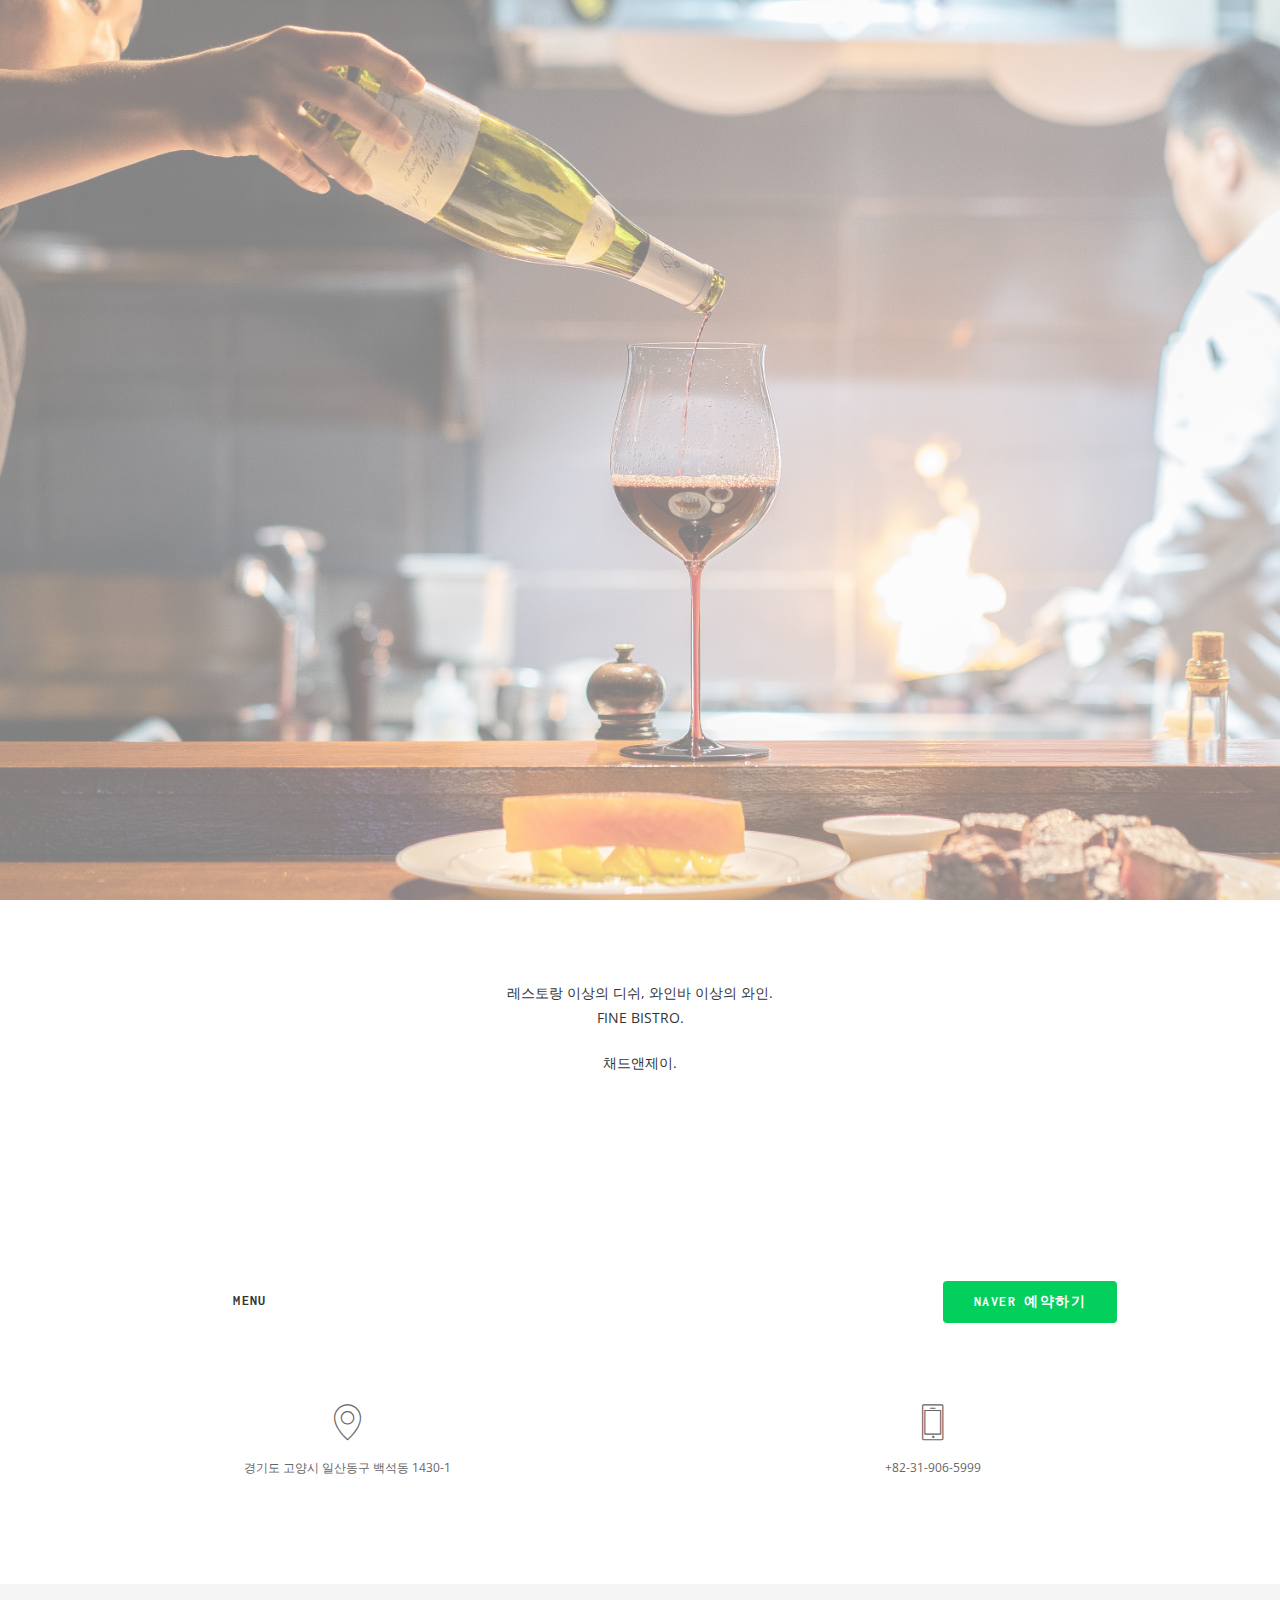
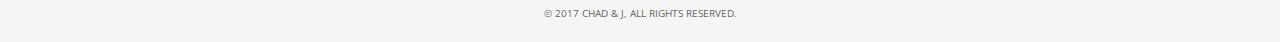
<file: index.html>
<!DOCTYPE html>
<html lang="en">
<head>
	<meta charset="UTF-8">
	<meta name="viewport" content="width=device-width, initial-scale=1.0">
	<meta name="description" content="Chad & J Craft Kitchen">
	<meta name="author" content="Ezra Chae">

	<title>CHAD & J</title>

	<!-- Bootstrap core CSS -->
	<link href="assets/bootstrap/css/bootstrap.min.css" rel="stylesheet">

	<!-- Plugins -->
	<link href="assets/css/simpletextrotator.css" rel="stylesheet">
	<link href="assets/css/font-awesome.min.css" rel="stylesheet">
	<link href="assets/css/et-line-font.css" rel="stylesheet">
	<link href="assets/css/magnific-popup.css" rel="styleshee">
	<link href="assets/css/flexslider.css" rel="stylesheet">
	<link href="assets/css/animate.css" rel="stylesheet">

	<!-- Template core CSS -->
	<link href="assets/css/style.css" rel="stylesheet">

	<!-- Custom css -->
	<link href="assets/css/custom.css" rel="stylesheet">

	<!-- favicon https://realfavicongenerator.net -->
	<link rel="apple-touch-icon" sizes="180x180" href="/apple-touch-icon.png">
	<link rel="icon" type="image/png" sizes="32x32" href="/favicon-32x32.png">
	<link rel="icon" type="image/png" sizes="16x16" href="/favicon-16x16.png">
	<link rel="manifest" href="/site.webmanifest">
	<link rel="mask-icon" href="/safari-pinned-tab.svg" color="#5bbad5">
	<meta name="msapplication-TileColor" content="#2b5797">
	<meta name="theme-color" content="#ffffff">
	
	<!-- Facebook Pixel Code -->
	<script>
		!function(f,b,e,v,n,t,s)
		{if(f.fbq)return;n=f.fbq=function(){n.callMethod?
		n.callMethod.apply(n,arguments):n.queue.push(arguments)};
		if(!f._fbq)f._fbq=n;n.push=n;n.loaded=!0;n.version='2.0';
		n.queue=[];t=b.createElement(e);t.async=!0;
		t.src=v;s=b.getElementsByTagName(e)[0];
		s.parentNode.insertBefore(t,s)}(window, document,'script',
		'https://connect.facebook.net/en_US/fbevents.js');
		fbq('init', '376227202935486');
		fbq('track', 'PageView');
	</script>
	<noscript><img height="1" width="1" style="display:none" src="https://www.facebook.com/tr?id=376227202935486&ev=PageView&noscript=1"/></noscript>
	<!-- End Facebook Pixel Code -->
</head>
<body>

	<!-- PRELOADER -->
	<div class="page-loader">
		<div class="loader">Loading...</div>
	</div>
	<!-- /PRELOADER -->

	<!-- NAVIGATION -->
	<nav class="navbar navbar-custom navbar-transparent navbar-fixed-top" role="navigation">

		<div class="container">

			<div class="navbar-header">
				<!-- 
				<button type="button" class="navbar-toggle" data-toggle="collapse" data-target="#custom-collapse">
					<span class="sr-only">Toggle navigation</span>
					<span class="icon-bar"></span>
					<span class="icon-bar"></span>
					<span class="icon-bar"></span>
				</button>
				-->

				<!-- 
				<a class="navbar-brand" href="index.html">
					<img class="nav-img" src="assets/images/logo/nav_logo.png">
				</a>
				-->
			</div>

			<!-- 
			<div class="collapse navbar-collapse" id="custom-collapse">

				<ul class="nav navbar-nav navbar-right">

					<li><a href="index.html">Home</a></li>

					<li><a href="about.html">About</a></li>

					<li><a href="menu.html">Menu</a></li>

					<li><a href="gallery.html">Gallery</a></li>

					<li><a href="reservation.html">Reservation</a></li>

					<li><a href="event.html">Event</a></li>

				</ul>
			</div>
			-->

		</div>

	</nav>
	<!-- /NAVIGATION -->

	<!-- HOME -->
	<section id="home" class="module-hero module-parallax module-fade module-full-height">

		<div class="hero-slider">
			<ul class="slides">

				<!-- SLIDE -->
				<li class="bg-dark">

					<div class="slidebg slide-1"></div>

					<!--
					<div class="hs-caption container">
						<div class="caption-content">
							<img src="assets/images/logo/home_logo.png">
						</div>
					</div>
					-->

				</li>
				<!-- /SLIDE -->

			</ul>
		</div>

	</section >
	<!-- /HOME -->

	<!-- WRAPPER -->
	<div class="wrapper">

		<!-- ABOUT -->
		<section class="module-small">

			<div class="container">

				<!-- MODULE TITLE -->
				<div class="row">

					<div class="menu-module">

						<p class="about-text">
							레스토랑 이상의 디쉬, 와인바 이상의 와인.</br>
							FINE BISTRO.
						</p>

						<p class="about-text">
							채드앤제이.
						</p>

					</div>

				</div>
				<!-- /MODULE TITLE -->

			</div>

		</section>
		<!-- /ABOUT -->

		<!-- CONTENTS -->
		<section class="module-small" style="padding-bottom:10px">

			<div class="container">

				<div class="row">

					<!-- CONTENT BOX -->
					<div class="col-sm-4">
						<div class="content-box">
							<div class="menu-module">
								<a class="btn menu-btn2" href="assets/images/menu/menu-all.jpg" target="_blank">Menu</a>
							</div>
						</div>
					</div>
					<!-- /CONTENT BOX -->

					<!-- CONTENT BOX -->
					<div class="col-sm-4">
						<div class="content-box">
							<div class="menu-module">
								<a class="fa fa-instagram" style="padding:0px;font-size:48px;text-align:center;text-decoration:none;margin:0px 0px;" href="https://www.instagram.com/chad_and_j" target="_blank"></a>
							</div>
						</div>
					</div>
					<!-- /CONTENT BOX -->

					<!-- CONTENT BOX -->
					<div class="col-sm-4">
						<div class="content-box">
							<div class="menu-module">
								<a class="btn reser-btn" href="https://booking.naver.com/booking/6/bizes/300364" target="_blank">NAVER 예약하기</a>
							</div>
						</div>
					</div>
					<!-- /CONTENT BOX -->

				</div>

			</div>

		</section>
		<!-- /CONTACT -->

		<!-- CONTACT -->
		<section class="module-small" style="padding-top:10px">

			<div class="container">

				<div class="row">

					<!-- CONTENT BOX -->
					<div class="col-sm-6">
						<div class="content-box">
							<div class="content-box-icon">
								<span class="icon-map-pin"></span>
							</div>
							<div class="footer-text">
								경기도 고양시 일산동구 백석동 1430-1
							</div>
						</div>
					</div>
					<!-- /CONTENT BOX -->

					<!-- CONTENT BOX -->
					<div class="col-sm-6">
						<div class="content-box">
							<div class="content-box-icon">
								<span class="icon-phone"></span>
							</div>
							<div class="footer-text">
								+82-31-906-5999
							</div>
						</div>
					</div>
					<!-- /CONTENT BOX -->

				</div>

			</div>

		</section>
		<!-- /CONTACT -->

		<!-- FOOTER -->
		<footer class="footer">

			<div class="container">

				<div class="row">

					<div class="col-sm-12 text-center">
						<p class="copyright m-b-0">© 2017 Chad & J, All Rights Reserved.</p>
					</div>

				</div>

			</div>

		</footer>
		<!-- /FOOTER -->

	</div>
	<!-- /WRAPPER -->

	<!-- Scroll-up -->
	<div class="scroll-up">
		<a href="#totop"><i class="fa fa-angle-double-up"></i></a>
	</div>

	<!-- Javascript files -->
	<script src="assets/js/jquery-2.1.3.min.js"></script>
	<script src="assets/bootstrap/js/bootstrap.min.js"></script>
	<script src="assets/js/jquery.mb.YTPlayer.min.js"></script>
	<script src="assets/js/appear.js"></script>
	<script src="assets/js/jquery.simple-text-rotator.min.js"></script>
	<script src="assets/js/jqBootstrapValidation.js"></script>
	<script src="assets/js/isotope.pkgd.min.js"></script>
	<script src="assets/js/imagesloaded.pkgd.js"></script>
	<script src="assets/js/jquery.flexslider-min.js"></script>
	<script src="assets/js/jquery.magnific-popup.min.js"></script>
	<script src="assets/js/jquery.fitvids.js"></script>
	<script src="assets/js/wow.min.js"></script>
	<script src="assets/js/contact.js"></script>
	<script src="assets/js/custom.js"></script>

</body>
</html>
</file>
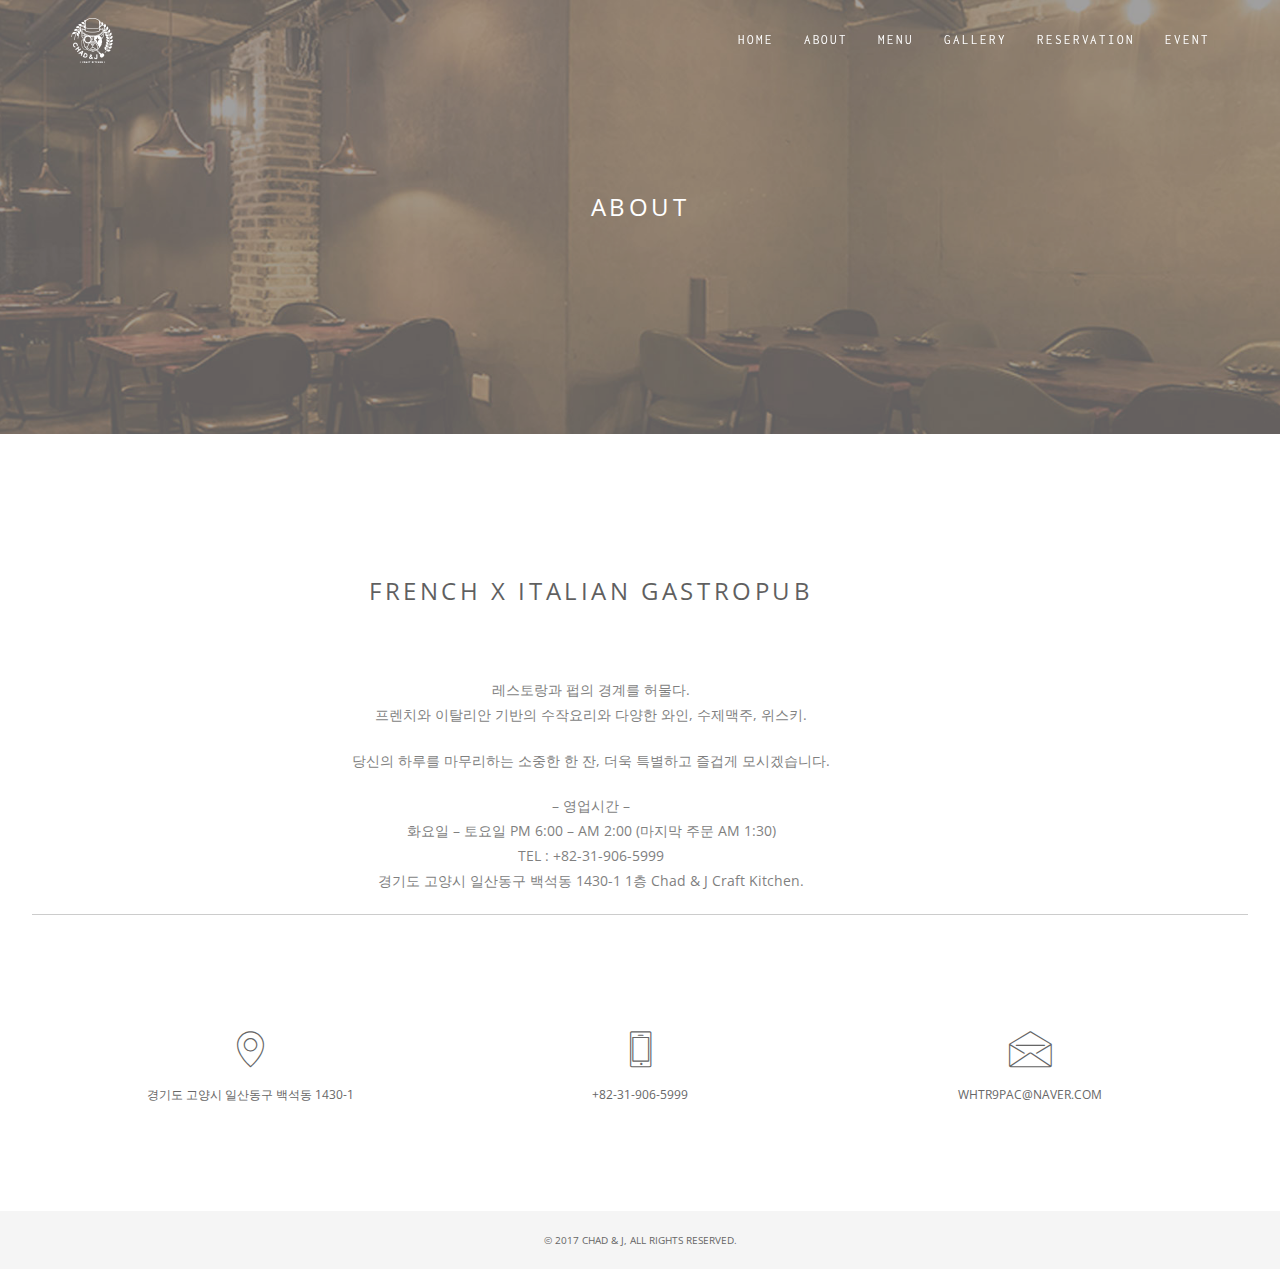
<file: about.html>
<!DOCTYPE html>
<html lang="en">
<head>
	<meta charset="UTF-8">
	<meta name="viewport" content="width=device-width, initial-scale=1.0">
	<meta name="description" content="">
	<meta name="author" content="">
	
	<title>CHAD & J - About</title>
	
	<!-- Bootstrap core CSS -->
	<link href="assets/bootstrap/css/bootstrap.min.css" rel="stylesheet">
	
	<!-- Plugins -->
	<link href="assets/css/simpletextrotator.css" rel="stylesheet">
	<link href="assets/css/font-awesome.min.css" rel="stylesheet">
	<link href="assets/css/et-line-font.css" rel="stylesheet">
	<link href="assets/css/magnific-popup.css" rel="stylesheet">
	<link href="assets/css/flexslider.css" rel="stylesheet">
	<link href="assets/css/animate.css" rel="stylesheet">
	
	<!-- Template core CSS -->
	<link href="assets/css/style.css" rel="stylesheet">
	
	<!-- Custom css -->
	<link href="assets/css/custom.css" rel="stylesheet">
</head>
<body>

	<!-- PRELOADER -->
	<div class="page-loader">
		<div class="loader">Loading...</div>
	</div>
	<!-- /PRELOADER -->

	<!-- NAVIGATION -->
	<nav class="navbar navbar-custom navbar-transparent navbar-fixed-top" role="navigation">

		<div class="container">

			<div class="navbar-header">
				<button type="button" class="navbar-toggle" data-toggle="collapse" data-target="#custom-collapse">
					<span class="sr-only">Toggle navigation</span>
					<span class="icon-bar"></span>
					<span class="icon-bar"></span>
					<span class="icon-bar"></span>
				</button>
				<a class="navbar-brand" href="index.html">
					<img class="nav-img" src="assets/images/logo/nav_logo.png">
				</a>
			</div>

			<div class="collapse navbar-collapse" id="custom-collapse">

				<ul class="nav navbar-nav navbar-right">

					<li><a href="index.html">Home</a></li>

					<li><a href="about.html">About</a></li>

					<li><a href="menu.html">Menu</a></li>

					<li><a href="gallery.html">Gallery</a></li>

					<li><a href="reservation.html">Reservation</a></li>

					<li><a href="event.html">Event</a></li>

				</ul>
			</div>

		</div>

	</nav>
	<!-- /NAVIGATION -->

	<!-- WRAPPER -->
	<div class="wrapper">

		<!-- HOME -->
		<section class="module module-header bg-dark about-top">

			<div class="container">

				<!-- MODULE TITLE -->
				<div class="row">

					<div class="col-sm-6 col-sm-offset-3">

						<h1 class="module-title align-center">About</h1>

					</div>

				</div>
				<!-- /MODULE TITLE -->

			</div>

		</section >
		<!-- /HOME -->

		<!-- SERVICES -->
		<section class="module pb-0">

			<div class="container">

				<!-- MODULE TITLE -->
				<div class="row">

					<div class="col-sm-9 col-sm-offset-1">

						<h2 class="module-title align-center">FRENCH x ITALIAN GASTROPUB</h2>

						<p class="about-text">
							레스토랑과 펍의 경계를 허물다.</br>
							프렌치와 이탈리안 기반의 수작요리와 다양한 와인, 수제맥주, 위스키.
						</p>

						<p class="about-text">
							당신의 하루를 마무리하는 소중한 한 잔, 더욱 특별하고 즐겁게 모시겠습니다.
						</p>

						<p class="about-text">
							– 영업시간 –</br>
							화요일 – 토요일 PM 6:00 – AM 2:00 (마지막 주문 AM 1:30)</br>
							TEL : +82-31-906-5999</br>
							경기도 고양시 일산동구 백석동 1430-1 1층 Chad & J Craft Kitchen.
						</p>

					</div>

				</div>
				<!-- /MODULE TITLE -->

			</div>

		</section>
		<!-- /SERVICES -->

		<!-- DIVIDER -->
		<hr class="divider-w">
		<!-- /DIVIDER -->

		<!-- CONTACT -->
		<section class="module-small">

			<div class="container">

				<div class="row">

					<!-- CONTENT BOX -->
					<div class="col-sm-4">
						<div class="content-box">
							<div class="content-box-icon">
								<span class="icon-map-pin"></span>
							</div>
							<div class="footer-text">
								경기도 고양시 일산동구 백석동 1430-1
							</div>
						</div>
					</div>
					<!-- /CONTENT BOX -->

					<!-- CONTENT BOX -->
					<div class="col-sm-4">
						<div class="content-box">
							<div class="content-box-icon">
								<span class="icon-phone"></span>
							</div>
							<div class="footer-text">
								+82-31-906-5999
							</div>
						</div>
					</div>
					<!-- /CONTENT BOX -->

					<!-- CONTENT BOX -->
					<div class="col-sm-4">
						<div class="content-box">
							<div class="content-box-icon">
								<span class="icon-envelope"></span>
							</div>
							<div class="footer-text">
								whtr9pac@naver.com
							</div>
						</div>
					</div>
					<!-- /CONTENT BOX -->

				</div>

			</div>

		</section>
		<!-- /CONTACT -->

		<!-- FOOTER -->
		<footer class="footer">

			<div class="container">

				<div class="row">

					<div class="col-sm-12 text-center">
						<p class="copyright m-b-0">© 2017 Chad & J, All Rights Reserved.</p>
					</div>

				</div>

			</div>

		</footer>
		<!-- /FOOTER -->

	</div>
	<!-- /WRAPPER -->

	<!-- Scroll-up -->
	<div class="scroll-up">
		<a href="#totop"><i class="fa fa-angle-double-up"></i></a>
	</div>
	
	<!-- Javascript files -->
	<script src="assets/js/jquery-2.1.3.min.js"></script>
	<script src="assets/bootstrap/js/bootstrap.min.js"></script>
	<script src="assets/js/jquery.mb.YTPlayer.min.js"></script>
	<script src="assets/js/appear.js"></script>
	<script src="assets/js/jquery.simple-text-rotator.min.js"></script>
	<script src="assets/js/jqBootstrapValidation.js"></script>
	<script src="assets/js/isotope.pkgd.min.js"></script>
	<script src="assets/js/imagesloaded.pkgd.js"></script>
	<script src="assets/js/jquery.flexslider-min.js"></script>
	<script src="assets/js/jquery.magnific-popup.min.js"></script>
	<script src="assets/js/jquery.fitvids.js"></script>
	<script src="assets/js/wow.min.js"></script>
	<script src="assets/js/contact.js"></script>
	<script src="assets/js/custom.js"></script>

</body>
</html>
</file>
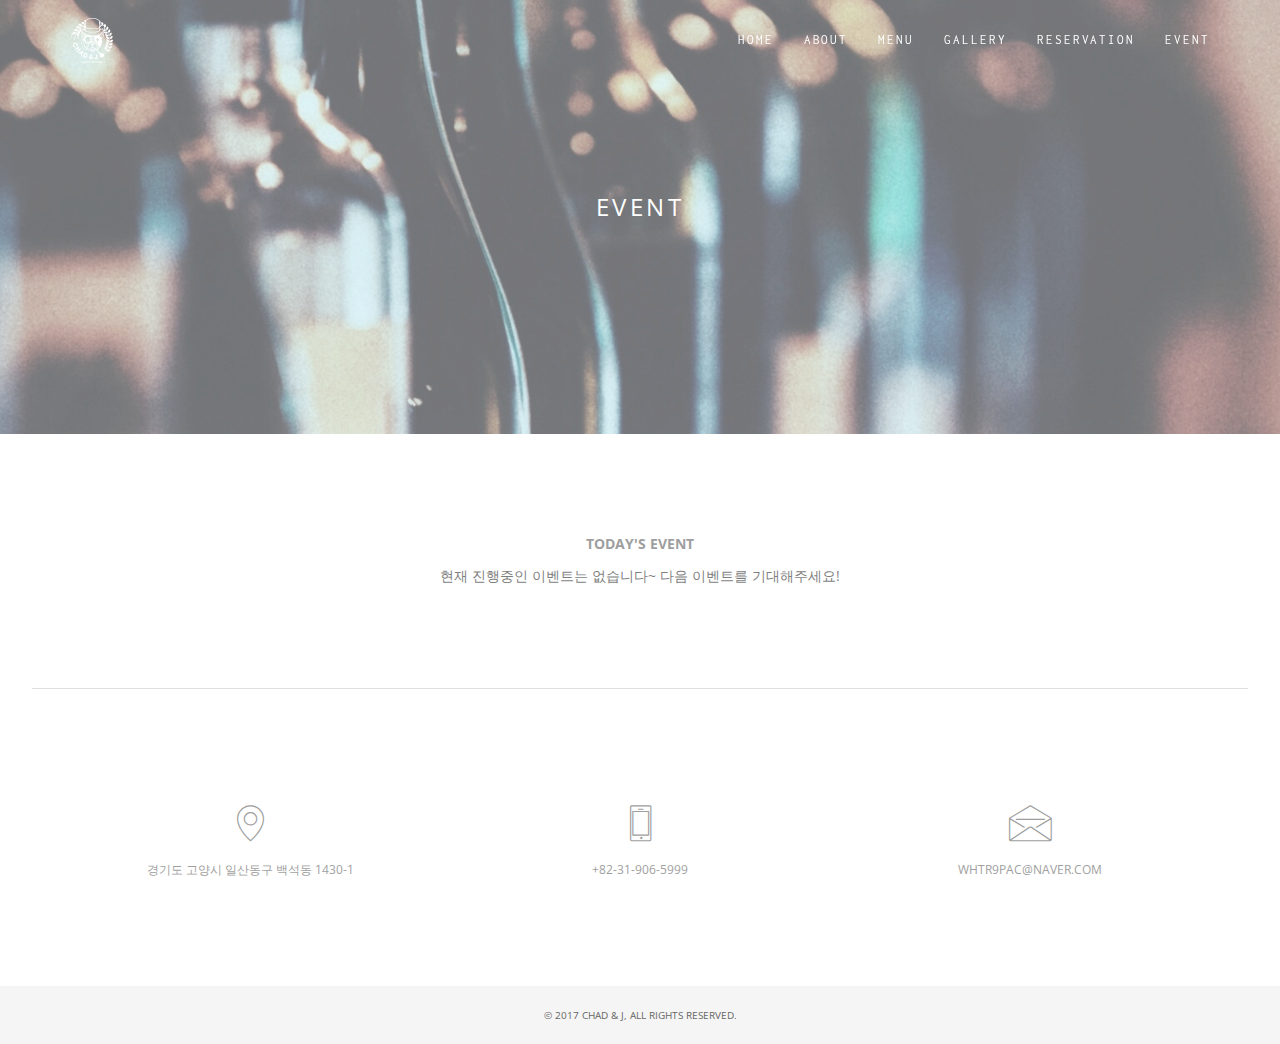
<file: event.html>
<!DOCTYPE html>
<html lang="en">
<head>
	<meta charset="UTF-8">
	<meta name="viewport" content="width=device-width, initial-scale=1.0">
	<meta name="description" content="">
	<meta name="author" content="">
	
	<title>CHAD & J - Event</title>
	
	<!-- Bootstrap core CSS -->
	<link href="assets/bootstrap/css/bootstrap.min.css" rel="stylesheet">
	
	<!-- Plugins -->
	<link href="assets/css/simpletextrotator.css" rel="stylesheet">
	<link href="assets/css/font-awesome.min.css" rel="stylesheet">
	<link href="assets/css/et-line-font.css" rel="stylesheet">
	<link href="assets/css/magnific-popup.css" rel="stylesheet">
	<link href="assets/css/flexslider.css" rel="stylesheet">
	<link href="assets/css/animate.css" rel="stylesheet">
	
	<!-- Template core CSS -->
	<link href="assets/css/style.css" rel="stylesheet">
	
	<!-- Custom css -->
	<link href="assets/css/custom.css" rel="stylesheet">

	<!-- Facebook Pixel Code -->
	<script>
		!function(f,b,e,v,n,t,s)
		{if(f.fbq)return;n=f.fbq=function(){n.callMethod?
		n.callMethod.apply(n,arguments):n.queue.push(arguments)};
		if(!f._fbq)f._fbq=n;n.push=n;n.loaded=!0;n.version='2.0';
		n.queue=[];t=b.createElement(e);t.async=!0;
		t.src=v;s=b.getElementsByTagName(e)[0];
		s.parentNode.insertBefore(t,s)}(window, document,'script',
		'https://connect.facebook.net/en_US/fbevents.js');
		fbq('init', '376227202935486');
		fbq('track', 'PageView');
	</script>
	<noscript><img height="1" width="1" style="display:none" src="https://www.facebook.com/tr?id=376227202935486&ev=PageView&noscript=1"/></noscript>
	<!-- End Facebook Pixel Code -->
</head>
<body>

	<!-- PRELOADER -->
	<div class="page-loader">
		<div class="loader">Loading...</div>
	</div>
	<!-- /PRELOADER -->

	<!-- NAVIGATION -->
	<nav class="navbar navbar-custom navbar-transparent navbar-fixed-top" role="navigation">

		<div class="container">

			<div class="navbar-header">
				<button type="button" class="navbar-toggle" data-toggle="collapse" data-target="#custom-collapse">
					<span class="sr-only">Toggle navigation</span>
					<span class="icon-bar"></span>
					<span class="icon-bar"></span>
					<span class="icon-bar"></span>
				</button>
				<a class="navbar-brand" href="index.html">
					<img class="nav-img" src="assets/images/logo/nav_logo.png">
				</a>
			</div>

			<div class="collapse navbar-collapse" id="custom-collapse">

				<ul class="nav navbar-nav navbar-right">

					<li><a href="index.html">Home</a></li>

					<li><a href="about.html">About</a></li>

					<li><a href="menu.html">Menu</a></li>

					<li><a href="gallery.html">Gallery</a></li>

					<li><a href="reservation.html">Reservation</a></li>

					<li><a href="event.html">Event</a></li>

				</ul>
			</div>

		</div>

	</nav>
	<!-- /NAVIGATION -->

	<!-- WRAPPER -->
	<div class="wrapper">

		<!-- HOME -->
		<section class="module module-header bg-dark event-top">

			<div class="container">

				<!-- MODULE TITLE -->
				<div class="row">

					<div class="col-sm-6 col-sm-offset-3">

						<h1 class="module-title align-center">Event</h1>

					</div>

				</div>
				<!-- /MODULE TITLE -->

			</div>

		</section >
		<!-- /HOME -->

		<!-- SERVICES -->
		<section class="module-small">

			<div class="container">

				<!-- MODULE TITLE -->
				<div class="row">

					<div class="menu-module">
						<!-- 2019.07.22 delete event
						<img src="assets/images/event/event.jpg">
						-->
						<!-- 2019.11.08 delete event
						<img src="assets/images/event/event20190808.jpg">
						-->

						<h1 class="event-title">Today's Event</h1>
						<p class="event-text">
							현재 진행중인 이벤트는 없습니다~ 다음 이벤트를 기대해주세요!</br>
						</p>
						<!-- 2019.11.08 delete event
						<p class="event-text">
							휴가철을 맞이한 채드앤제이, 채드에게 이 페이지를 보여주세요 :) </br>
							8-9월 데일리 와인을 한 잔씩 준비해 드립니다.
						</p>
						-->
						<!-- 2019.07.22 delete event
						<p class="event-text">
							와인 마시기 좋은 5월 한정 이벤트!</br>
							위의 이미지를 직원에게 보여주세요!</br>
							와인 한 잔을 선물해 드립니다!</br>
							</br>
							(2019. 5. 1 ~ 2019. 5. 31)
						</p>
						-->
					</div>

				</div>
				<!-- /MODULE TITLE -->

			</div>

		</section>
		<!-- /SERVICES -->

		<!-- DIVIDER -->
		<hr class="divider-w">
		<!-- /DIVIDER -->

		<!-- CONTACT -->
		<section class="module-small">

			<div class="container">

				<div class="row">

					<!-- CONTENT BOX -->
					<div class="col-sm-4">
						<div class="content-box">
							<div class="content-box-icon">
								<span class="icon-map-pin"></span>
							</div>
							<div class="footer-text">
								경기도 고양시 일산동구 백석동 1430-1
							</div>
						</div>
					</div>
					<!-- /CONTENT BOX -->

					<!-- CONTENT BOX -->
					<div class="col-sm-4">
						<div class="content-box">
							<div class="content-box-icon">
								<span class="icon-phone"></span>
							</div>
							<div class="footer-text">
								+82-31-906-5999
							</div>
						</div>
					</div>
					<!-- /CONTENT BOX -->

					<!-- CONTENT BOX -->
					<div class="col-sm-4">
						<div class="content-box">
							<div class="content-box-icon">
								<span class="icon-envelope"></span>
							</div>
							<div class="footer-text">
								whtr9pac@naver.com
							</div>
						</div>
					</div>
					<!-- /CONTENT BOX -->

				</div>

			</div>

		</section>
		<!-- /CONTACT -->

		<!-- FOOTER -->
		<footer class="footer">

			<div class="container">

				<div class="row">

					<div class="col-sm-12 text-center">
						<p class="copyright m-b-0">© 2017 Chad & J, All Rights Reserved.</p>
					</div>

				</div>

			</div>

		</footer>
		<!-- /FOOTER -->

	</div>
	<!-- /WRAPPER -->

	<!-- Scroll-up -->
	<div class="scroll-up">
		<a href="#totop"><i class="fa fa-angle-double-up"></i></a>
	</div>
	
	<!-- Javascript files -->
	<script src="assets/js/jquery-2.1.3.min.js"></script>
	<script src="assets/bootstrap/js/bootstrap.min.js"></script>
	<script src="assets/js/jquery.mb.YTPlayer.min.js"></script>
	<script src="assets/js/appear.js"></script>
	<script src="assets/js/jquery.simple-text-rotator.min.js"></script>
	<script src="assets/js/jqBootstrapValidation.js"></script>
	<script src="assets/js/isotope.pkgd.min.js"></script>
	<script src="assets/js/imagesloaded.pkgd.js"></script>
	<script src="assets/js/jquery.flexslider-min.js"></script>
	<script src="assets/js/jquery.magnific-popup.min.js"></script>
	<script src="assets/js/jquery.fitvids.js"></script>
	<script src="assets/js/wow.min.js"></script>
	<script src="assets/js/contact.js"></script>
	<script src="assets/js/custom.js"></script>

</body>
</html>
</file>
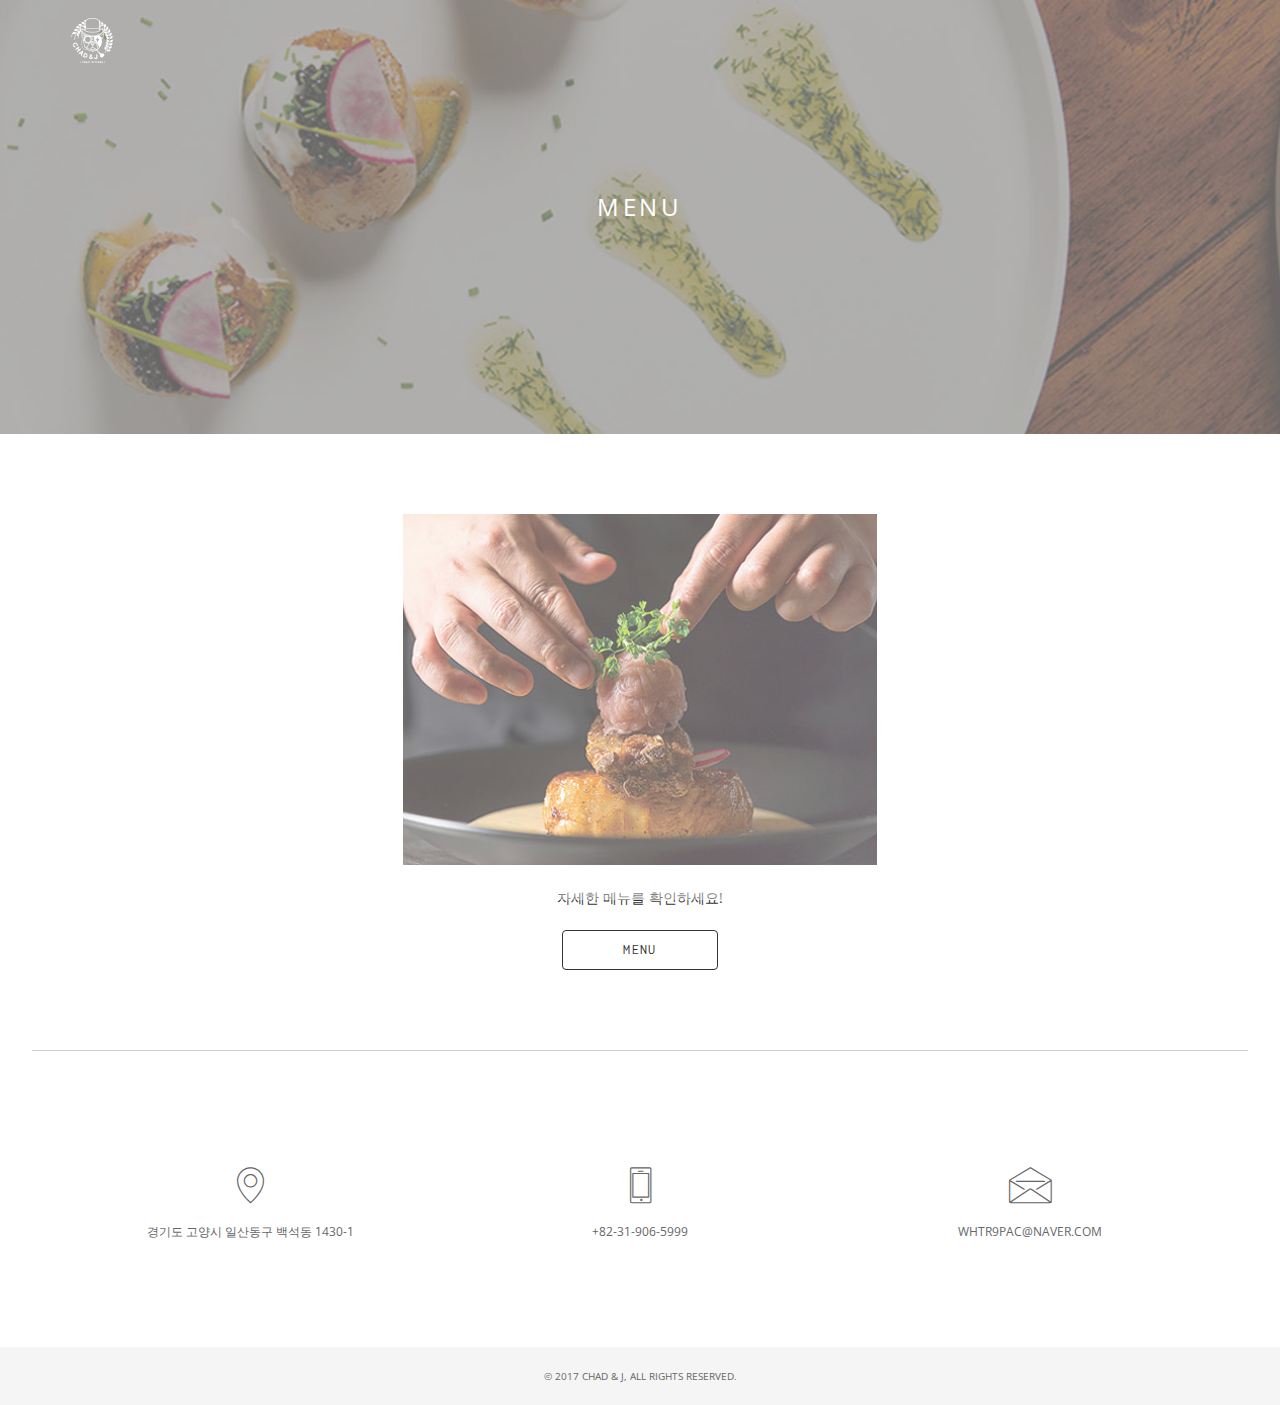
<file: menu.html>
<!DOCTYPE html>
<html lang="en">
<head>
	<meta charset="UTF-8">
	<meta name="viewport" content="width=device-width, initial-scale=1.0">
	<meta name="description" content="">
	<meta name="author" content="">
	
	<title>CHAD & J - Menu</title>
	
	<!-- Bootstrap core CSS -->
	<link href="assets/bootstrap/css/bootstrap.min.css" rel="stylesheet">
	
	<!-- Plugins -->
	<link href="assets/css/simpletextrotator.css" rel="stylesheet">
	<link href="assets/css/font-awesome.min.css" rel="stylesheet">
	<link href="assets/css/et-line-font.css" rel="stylesheet">
	<link href="assets/css/magnific-popup.css" rel="stylesheet">
	<link href="assets/css/flexslider.css" rel="stylesheet">
	<link href="assets/css/animate.css" rel="stylesheet">
	
	<!-- Template core CSS -->
	<link href="assets/css/style.css" rel="stylesheet">
	
	<!-- Custom css -->
	<link href="assets/css/custom.css" rel="stylesheet">
	
	<!-- Facebook Pixel Code -->
	<script>
		!function(f,b,e,v,n,t,s)
		{if(f.fbq)return;n=f.fbq=function(){n.callMethod?
		n.callMethod.apply(n,arguments):n.queue.push(arguments)};
		if(!f._fbq)f._fbq=n;n.push=n;n.loaded=!0;n.version='2.0';
		n.queue=[];t=b.createElement(e);t.async=!0;
		t.src=v;s=b.getElementsByTagName(e)[0];
		s.parentNode.insertBefore(t,s)}(window, document,'script',
		'https://connect.facebook.net/en_US/fbevents.js');
		fbq('init', '376227202935486');
		fbq('track', 'PageView');
	</script>
	<noscript><img height="1" width="1" style="display:none" src="https://www.facebook.com/tr?id=376227202935486&ev=PageView&noscript=1"/></noscript>
	<!-- End Facebook Pixel Code -->
</head>
<body>

	<!-- PRELOADER -->
	<div class="page-loader">
		<div class="loader">Loading...</div>
	</div>
	<!-- /PRELOADER -->

	<!-- NAVIGATION -->
	<nav class="navbar navbar-custom navbar-transparent navbar-fixed-top" role="navigation">

		<div class="container">

			<div class="navbar-header">
				<!-- 
				<button type="button" class="navbar-toggle" data-toggle="collapse" data-target="#custom-collapse">
					<span class="sr-only">Toggle navigation</span>
					<span class="icon-bar"></span>
					<span class="icon-bar"></span>
					<span class="icon-bar"></span>
				</button>
				-->
				<a class="navbar-brand" href="index.html">
					<img class="nav-img" src="assets/images/logo/nav_logo.png">
				</a>
			</div>

			<!-- 
			<div class="collapse navbar-collapse" id="custom-collapse">

				<ul class="nav navbar-nav navbar-right">

					<li><a href="index.html">Home</a></li>

					<li><a href="about.html">About</a></li>

					<li><a href="menu.html">Menu</a></li>

					<li><a href="gallery.html">Gallery</a></li>

					<li><a href="reservation.html">Reservation</a></li>

					<li><a href="event.html">Event</a></li>

				</ul>
			</div>
			-->

		</div>

	</nav>
	<!-- /NAVIGATION -->

	<!-- WRAPPER -->
	<div class="wrapper">

		<!-- HOME -->
		<section class="module module-header bg-dark menu-top">

			<div class="container">

				<!-- MODULE TITLE -->
				<div class="row">

					<div class="col-sm-6 col-sm-offset-3">

						<h1 class="module-title align-center">Menu</h1>

					</div>

				</div>
				<!-- /MODULE TITLE -->

			</div>

		</section >
		<!-- /HOME -->

		<!-- SERVICES -->
		<section class="module-small">

			<div class="container">

				<!-- MODULE TITLE -->
				<div class="row">

					<div class="menu-module">
						<img src="assets/images/menu/menu.jpg">

						<p class="menu-text">
							자세한 메뉴를 확인하세요!
						</p>

						<a class="btn menu-btn" href="assets/images/menu/menu-all.jpg" target="_blank">Menu</a>
					</div>

				</div>
				<!-- /MODULE TITLE -->

			</div>

		</section>
		<!-- /SERVICES -->

		<!-- DIVIDER -->
		<hr class="divider-w">
		<!-- /DIVIDER -->

		<!-- CONTACT -->
		<section class="module-small">

			<div class="container">

				<div class="row">

					<!-- CONTENT BOX -->
					<div class="col-sm-4">
						<div class="content-box">
							<div class="content-box-icon">
								<span class="icon-map-pin"></span>
							</div>
							<div class="footer-text">
								경기도 고양시 일산동구 백석동 1430-1
							</div>
						</div>
					</div>
					<!-- /CONTENT BOX -->

					<!-- CONTENT BOX -->
					<div class="col-sm-4">
						<div class="content-box">
							<div class="content-box-icon">
								<span class="icon-phone"></span>
							</div>
							<div class="footer-text">
								+82-31-906-5999
							</div>
						</div>
					</div>
					<!-- /CONTENT BOX -->

					<!-- CONTENT BOX -->
					<div class="col-sm-4">
						<div class="content-box">
							<div class="content-box-icon">
								<span class="icon-envelope"></span>
							</div>
							<div class="footer-text">
								whtr9pac@naver.com
							</div>
						</div>
					</div>
					<!-- /CONTENT BOX -->

				</div>

			</div>

		</section>
		<!-- /CONTACT -->

		<!-- FOOTER -->
		<footer class="footer">

			<div class="container">

				<div class="row">

					<div class="col-sm-12 text-center">
						<p class="copyright m-b-0">© 2017 Chad & J, All Rights Reserved.</p>
					</div>

				</div>

			</div>

		</footer>
		<!-- /FOOTER -->

	</div>
	<!-- /WRAPPER -->

	<!-- Scroll-up -->
	<div class="scroll-up">
		<a href="#totop"><i class="fa fa-angle-double-up"></i></a>
	</div>
	
	<!-- Javascript files -->
	<script src="assets/js/jquery-2.1.3.min.js"></script>
	<script src="assets/bootstrap/js/bootstrap.min.js"></script>
	<script src="assets/js/jquery.mb.YTPlayer.min.js"></script>
	<script src="assets/js/appear.js"></script>
	<script src="assets/js/jquery.simple-text-rotator.min.js"></script>
	<script src="assets/js/jqBootstrapValidation.js"></script>
	<script src="assets/js/isotope.pkgd.min.js"></script>
	<script src="assets/js/imagesloaded.pkgd.js"></script>
	<script src="assets/js/jquery.flexslider-min.js"></script>
	<script src="assets/js/jquery.magnific-popup.min.js"></script>
	<script src="assets/js/jquery.fitvids.js"></script>
	<script src="assets/js/wow.min.js"></script>
	<script src="assets/js/contact.js"></script>
	<script src="assets/js/custom.js"></script>

</body>
</html>
</file>
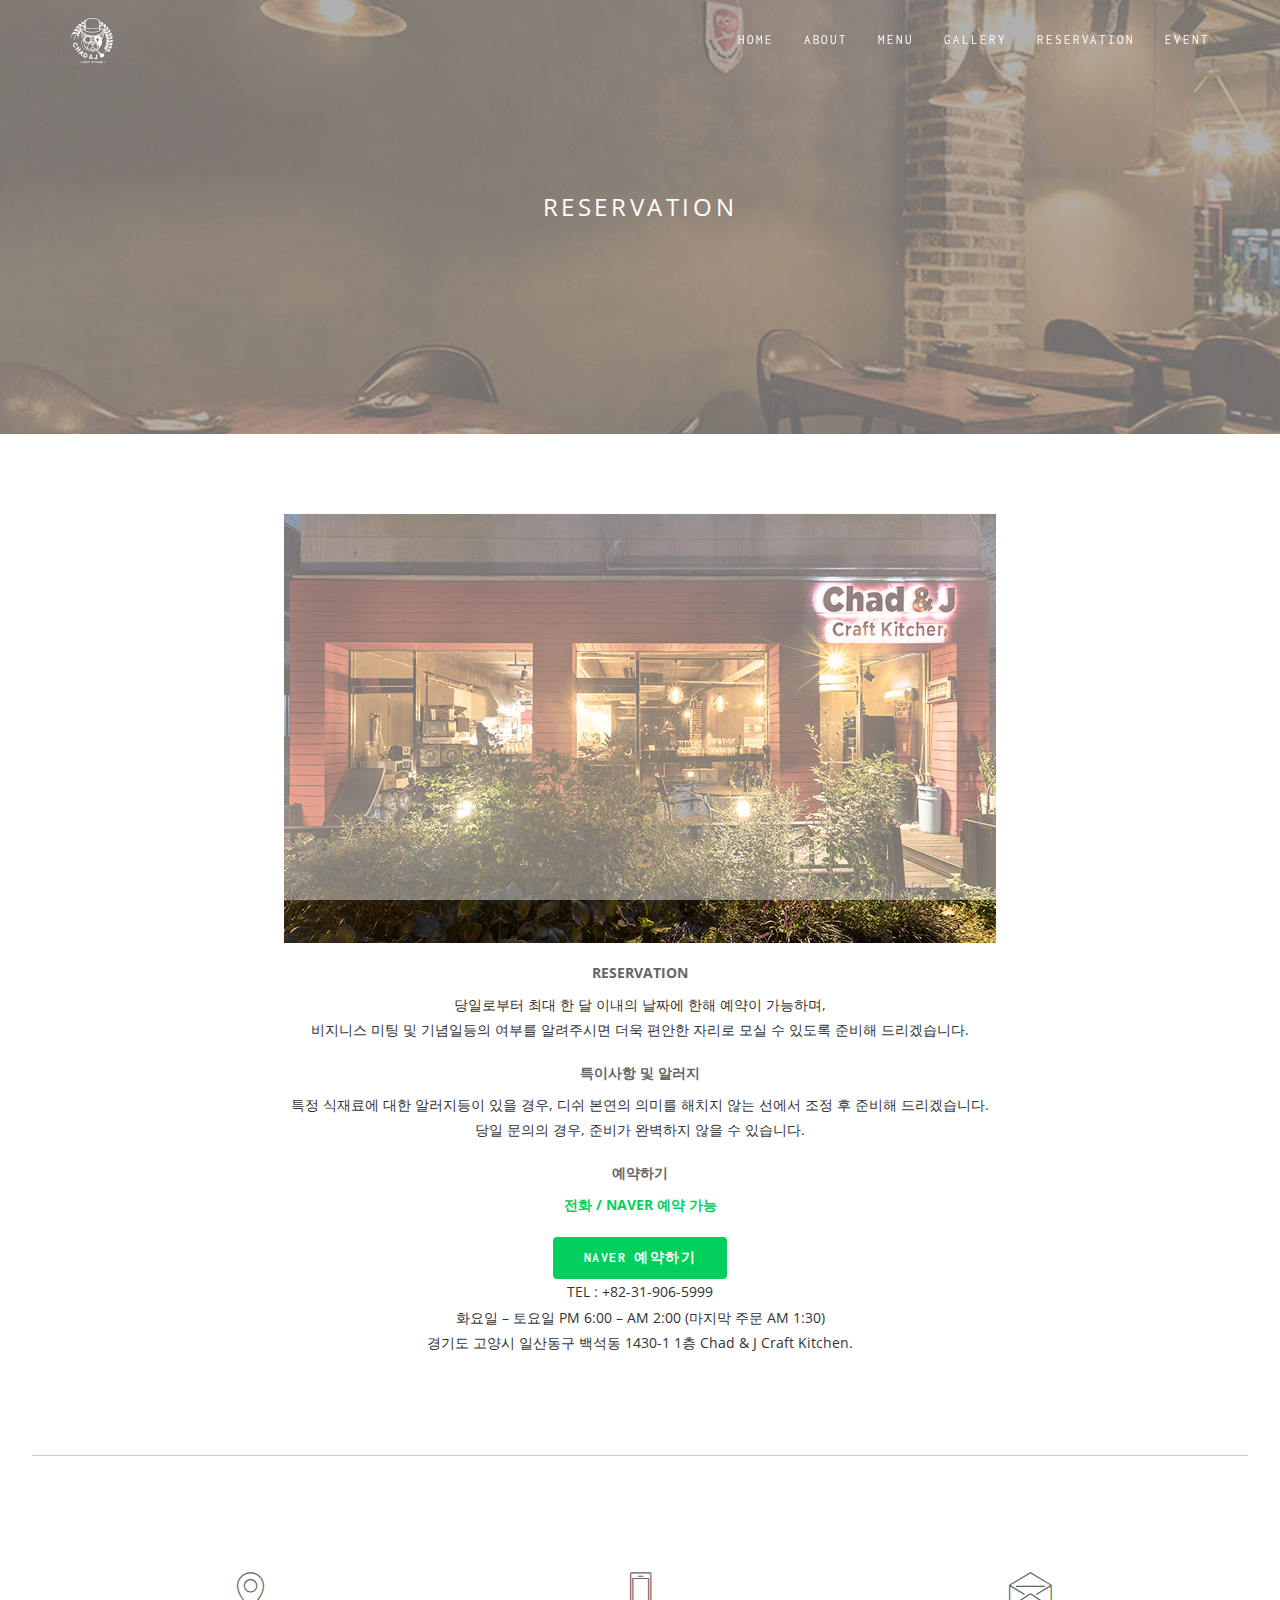
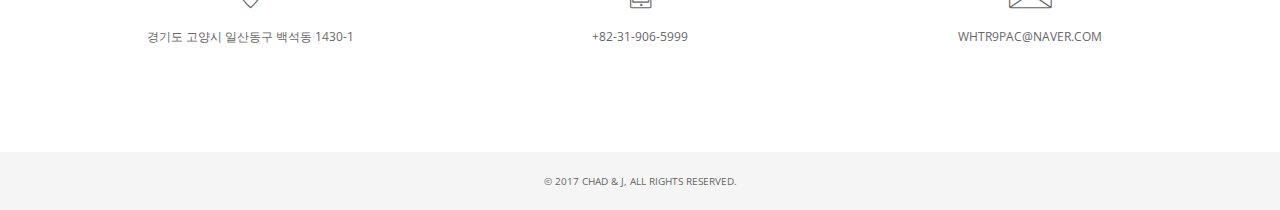
<file: reservation.html>
<!DOCTYPE html>
<html lang="en">
<head>
	<meta charset="UTF-8">
	<meta name="viewport" content="width=device-width, initial-scale=1.0">
	<meta name="description" content="">
	<meta name="author" content="">
	
	<title>CHAD & J - Reservation</title>
	
	<!-- Bootstrap core CSS -->
	<link href="assets/bootstrap/css/bootstrap.min.css" rel="stylesheet">
	
	<!-- Plugins -->
	<link href="assets/css/simpletextrotator.css" rel="stylesheet">
	<link href="assets/css/font-awesome.min.css" rel="stylesheet">
	<link href="assets/css/et-line-font.css" rel="stylesheet">
	<link href="assets/css/magnific-popup.css" rel="stylesheet">
	<link href="assets/css/flexslider.css" rel="stylesheet">
	<link href="assets/css/animate.css" rel="stylesheet">
	
	<!-- Template core CSS -->
	<link href="assets/css/style.css" rel="stylesheet">
	
	<!-- Custom css -->
	<link href="assets/css/custom.css" rel="stylesheet">
</head>
<body>

	<!-- PRELOADER -->
	<div class="page-loader">
		<div class="loader">Loading...</div>
	</div>
	<!-- /PRELOADER -->

	<!-- NAVIGATION -->
	<nav class="navbar navbar-custom navbar-transparent navbar-fixed-top" role="navigation">

		<div class="container">

			<div class="navbar-header">
				<button type="button" class="navbar-toggle" data-toggle="collapse" data-target="#custom-collapse">
					<span class="sr-only">Toggle navigation</span>
					<span class="icon-bar"></span>
					<span class="icon-bar"></span>
					<span class="icon-bar"></span>
				</button>
				<a class="navbar-brand" href="index.html">
					<img class="nav-img" src="assets/images/logo/nav_logo.png">
				</a>
			</div>

			<div class="collapse navbar-collapse" id="custom-collapse">

				<ul class="nav navbar-nav navbar-right">

					<li><a href="index.html">Home</a></li>

					<li><a href="about.html">About</a></li>

					<li><a href="menu.html">Menu</a></li>

					<li><a href="gallery.html">Gallery</a></li>

					<li><a href="reservation.html">Reservation</a></li>

					<li><a href="event.html">Event</a></li>

				</ul>
			</div>

		</div>

	</nav>
	<!-- /NAVIGATION -->

	<!-- WRAPPER -->
	<div class="wrapper">

		<!-- HOME -->
		<section class="module module-header bg-dark reser-top">

			<div class="container">

				<!-- MODULE TITLE -->
				<div class="row">

					<div class="col-sm-6 col-sm-offset-3">

						<h1 class="module-title align-center">Reservation</h1>

					</div>

				</div>
				<!-- /MODULE TITLE -->

			</div>

		</section >
		<!-- /HOME -->

		<!-- SERVICES -->
		<section class="module-small">

			<div class="container">

				<!-- MODULE TITLE -->
				<div class="row">

					<div class="menu-module">
						<img src="assets/images/reservation/reser.jpg">

						<h1 class="reser-title">Reservation</h1>
						<p class="reser-text">
							당일로부터 최대 한 달 이내의 날짜에 한해 예약이 가능하며,</br>
							비지니스 미팅 및 기념일등의 여부를 알려주시면 더욱 편안한 자리로 모실 수 있도록 준비해 드리겠습니다.
						</p>

						<h1 class="reser-title">특이사항 및 알러지</h1>
						<p class="reser-text">
							특정 식재료에 대한 알러지등이 있을 경우, 디쉬 본연의 의미를 해치지 않는 선에서 조정 후 준비해 드리겠습니다.</br>
							당일 문의의 경우, 준비가 완벽하지 않을 수 있습니다.
						</p>

						<h1 class="reser-title">예약하기</h1>

						<p class="reser-text poing-color">
							전화 / NAVER 예약 가능
						</p>
						
						<a class="btn reser-btn" href="https://booking.naver.com/booking/6/bizes/300364" target="_blank">NAVER 예약하기</a>
						
						<p class="reser-text">
							TEL : +82-31-906-5999</br>
							화요일 – 토요일 PM 6:00 – AM 2:00 (마지막 주문 AM 1:30)</br>
							경기도 고양시 일산동구 백석동 1430-1 1층 Chad & J Craft Kitchen.
						</p>

					</div>

				</div>
				<!-- /MODULE TITLE -->

			</div>

		</section>
		<!-- /SERVICES -->

		<!-- DIVIDER -->
		<hr class="divider-w">
		<!-- /DIVIDER -->

		<!-- CONTACT -->
		<section class="module-small">

			<div class="container">

				<div class="row">

					<!-- CONTENT BOX -->
					<div class="col-sm-4">
						<div class="content-box">
							<div class="content-box-icon">
								<span class="icon-map-pin"></span>
							</div>
							<div class="footer-text">
								경기도 고양시 일산동구 백석동 1430-1
							</div>
						</div>
					</div>
					<!-- /CONTENT BOX -->

					<!-- CONTENT BOX -->
					<div class="col-sm-4">
						<div class="content-box">
							<div class="content-box-icon">
								<span class="icon-phone"></span>
							</div>
							<div class="footer-text">
								+82-31-906-5999
							</div>
						</div>
					</div>
					<!-- /CONTENT BOX -->

					<!-- CONTENT BOX -->
					<div class="col-sm-4">
						<div class="content-box">
							<div class="content-box-icon">
								<span class="icon-envelope"></span>
							</div>
							<div class="footer-text">
								whtr9pac@naver.com
							</div>
						</div>
					</div>
					<!-- /CONTENT BOX -->

				</div>

			</div>

		</section>
		<!-- /CONTACT -->

		<!-- FOOTER -->
		<footer class="footer">

			<div class="container">

				<div class="row">

					<div class="col-sm-12 text-center">
						<p class="copyright m-b-0">© 2017 Chad & J, All Rights Reserved.</p>
					</div>

				</div>

			</div>

		</footer>
		<!-- /FOOTER -->

	</div>
	<!-- /WRAPPER -->

	<!-- Scroll-up -->
	<div class="scroll-up">
		<a href="#totop"><i class="fa fa-angle-double-up"></i></a>
	</div>
	
	<!-- Javascript files -->
	<script src="assets/js/jquery-2.1.3.min.js"></script>
	<script src="assets/bootstrap/js/bootstrap.min.js"></script>
	<script src="assets/js/jquery.mb.YTPlayer.min.js"></script>
	<script src="assets/js/appear.js"></script>
	<script src="assets/js/jquery.simple-text-rotator.min.js"></script>
	<script src="assets/js/jqBootstrapValidation.js"></script>
	<script src="assets/js/isotope.pkgd.min.js"></script>
	<script src="assets/js/imagesloaded.pkgd.js"></script>
	<script src="assets/js/jquery.flexslider-min.js"></script>
	<script src="assets/js/jquery.magnific-popup.min.js"></script>
	<script src="assets/js/jquery.fitvids.js"></script>
	<script src="assets/js/wow.min.js"></script>
	<script src="assets/js/contact.js"></script>
	<script src="assets/js/custom.js"></script>

</body>
</html>
</file>
<file: assets/css/simpletextrotator.css>
.rotating {
  display: inline-block;
  -webkit-transform-style: preserve-3d;
  -moz-transform-style: preserve-3d;
  -ms-transform-style: preserve-3d;
  -o-transform-style: preserve-3d;
  transform-style: preserve-3d;
  -webkit-transform: rotateX(0) rotateY(0) rotateZ(0);
  -moz-transform: rotateX(0) rotateY(0) rotateZ(0);
  -ms-transform: rotateX(0) rotateY(0) rotateZ(0);
  -o-transform: rotateX(0) rotateY(0) rotateZ(0);
  transform: rotateX(0) rotateY(0) rotateZ(0);
  -webkit-transition: 0.5s;
  -moz-transition: 0.5s;
  -ms-transition: 0.5s;
  -o-transition: 0.5s;
  transition: 0.5s;
  -webkit-transform-origin-x: 50%;
}

.rotating.flip {
  position: relative;
}

.rotating .front, .rotating .back {
  left: 0;
  top: 0;
  -webkit-backface-visibility: hidden;
  -moz-backface-visibility: hidden;
  -ms-backface-visibility: hidden;
  -o-backface-visibility: hidden;
  backface-visibility: hidden;
}

.rotating .front {
  position: absolute;
  display: inline-block;
  -webkit-transform: translate3d(0,0,1px);
  -moz-transform: translate3d(0,0,1px);
  -ms-transform: translate3d(0,0,1px);
  -o-transform: translate3d(0,0,1px);
  transform: translate3d(0,0,1px);
}

.rotating.flip .front {
  z-index: 1;
}

.rotating .back {
  display: block;
  opacity: 0;
}

.rotating.spin {
  -webkit-transform: rotate(360deg) scale(0);
  -moz-transform: rotate(360deg) scale(0);
  -ms-transform: rotate(360deg) scale(0);
  -o-transform: rotate(360deg) scale(0);
  transform: rotate(360deg) scale(0);
}



.rotating.flip .back {
  z-index: 2;
  display: block;
  opacity: 1;
  
  -webkit-transform: rotateY(180deg) translate3d(0,0,0);
  -moz-transform: rotateY(180deg) translate3d(0,0,0);
  -ms-transform: rotateY(180deg) translate3d(0,0,0);
  -o-transform: rotateY(180deg) translate3d(0,0,0);
  transform: rotateY(180deg) translate3d(0,0,0);
}

.rotating.flip.up .back {
  -webkit-transform: rotateX(180deg) translate3d(0,0,0);
  -moz-transform: rotateX(180deg) translate3d(0,0,0);
  -ms-transform: rotateX(180deg) translate3d(0,0,0);
  -o-transform: rotateX(180deg) translate3d(0,0,0);
  transform: rotateX(180deg) translate3d(0,0,0);
}

.rotating.flip.cube .front {
  -webkit-transform: translate3d(0,0,100px) scale(0.9,0.9);
  -moz-transform: translate3d(0,0,100px) scale(0.85,0.85);
  -ms-transform: translate3d(0,0,100px) scale(0.85,0.85);
  -o-transform: translate3d(0,0,100px) scale(0.85,0.85);
  transform: translate3d(0,0,100px) scale(0.85,0.85);
}

.rotating.flip.cube .back {
  -webkit-transform: rotateY(180deg) translate3d(0,0,100px) scale(0.9,0.9);
  -moz-transform: rotateY(180deg) translate3d(0,0,100px) scale(0.85,0.85);
  -ms-transform: rotateY(180deg) translate3d(0,0,100px) scale(0.85,0.85);
  -o-transform: rotateY(180deg) translate3d(0,0,100px) scale(0.85,0.85);
  transform: rotateY(180deg) translate3d(0,0,100px) scale(0.85,0.85);
}

.rotating.flip.cube.up .back {
  -webkit-transform: rotateX(180deg) translate3d(0,0,100px) scale(0.9,0.9);
  -moz-transform: rotateX(180deg) translate3d(0,0,100px) scale(0.85,0.85);
  -ms-transform: rotateX(180deg) translate3d(0,0,100px) scale(0.85,0.85);
  -o-transform: rotateX(180deg) translate3d(0,0,100px) scale(0.85,0.85);
  transform: rotateX(180deg) translate3d(0,0,100px) scale(0.85,0.85);
}
</file>
<file: assets/css/et-line-font.css>
@font-face {
	font-family: 'et-line';
	src:url('../fonts/et-line.eot');
	src:url('../fonts/et-line.eot?#iefix') format('embedded-opentype'),
		url('../fonts/et-line.woff') format('woff'),
		url('../fonts/et-line.ttf') format('truetype'),
		url('../fonts/et-line.svg#et-line') format('svg');
	font-weight: normal;
	font-style: normal;
}

/* Use the following CSS code if you want to use data attributes for inserting your icons */
[data-icon]:before {
	font-family: 'et-line';
	content: attr(data-icon);
	speak: none;
	font-weight: normal;
	font-variant: normal;
	text-transform: none;
	line-height: 1;
	-webkit-font-smoothing: antialiased;
	-moz-osx-font-smoothing: grayscale;
	display:inline-block;
}

/* Use the following CSS code if you want to have a class per icon */
/*
Instead of a list of all class selectors,
you can use the generic selector below, but it's slower:
[class*="icon-"] {
*/
.icon-mobile, .icon-laptop, .icon-desktop, .icon-tablet, .icon-phone, .icon-document, .icon-documents, .icon-search, .icon-clipboard, .icon-newspaper, .icon-notebook, .icon-book-open, .icon-browser, .icon-calendar, .icon-presentation, .icon-picture, .icon-pictures, .icon-video, .icon-camera, .icon-printer, .icon-toolbox, .icon-briefcase, .icon-wallet, .icon-gift, .icon-bargraph, .icon-grid, .icon-expand, .icon-focus, .icon-edit, .icon-adjustments, .icon-ribbon, .icon-hourglass, .icon-lock, .icon-megaphone, .icon-shield, .icon-trophy, .icon-flag, .icon-map, .icon-puzzle, .icon-basket, .icon-envelope, .icon-streetsign, .icon-telescope, .icon-gears, .icon-key, .icon-paperclip, .icon-attachment, .icon-pricetags, .icon-lightbulb, .icon-layers, .icon-pencil, .icon-tools, .icon-tools-2, .icon-scissors, .icon-paintbrush, .icon-magnifying-glass, .icon-circle-compass, .icon-linegraph, .icon-mic, .icon-strategy, .icon-beaker, .icon-caution, .icon-recycle, .icon-anchor, .icon-profile-male, .icon-profile-female, .icon-bike, .icon-wine, .icon-hotairballoon, .icon-globe, .icon-genius, .icon-map-pin, .icon-dial, .icon-chat, .icon-heart, .icon-cloud, .icon-upload, .icon-download, .icon-target, .icon-hazardous, .icon-piechart, .icon-speedometer, .icon-global, .icon-compass, .icon-lifesaver, .icon-clock, .icon-aperture, .icon-quote, .icon-scope, .icon-alarmclock, .icon-refresh, .icon-happy, .icon-sad, .icon-facebook, .icon-twitter, .icon-googleplus, .icon-rss, .icon-tumblr, .icon-linkedin, .icon-dribbble {
	font-family: 'et-line';
	speak: none;
	font-style: normal;
	font-weight: normal;
	font-variant: normal;
	text-transform: none;
	line-height: 1;
	-webkit-font-smoothing: antialiased;
	-moz-osx-font-smoothing: grayscale;
	display:inline-block;
}
.icon-mobile:before {
	content: "\e000";
}
.icon-laptop:before {
	content: "\e001";
}
.icon-desktop:before {
	content: "\e002";
}
.icon-tablet:before {
	content: "\e003";
}
.icon-phone:before {
	content: "\e004";
}
.icon-document:before {
	content: "\e005";
}
.icon-documents:before {
	content: "\e006";
}
.icon-search:before {
	content: "\e007";
}
.icon-clipboard:before {
	content: "\e008";
}
.icon-newspaper:before {
	content: "\e009";
}
.icon-notebook:before {
	content: "\e00a";
}
.icon-book-open:before {
	content: "\e00b";
}
.icon-browser:before {
	content: "\e00c";
}
.icon-calendar:before {
	content: "\e00d";
}
.icon-presentation:before {
	content: "\e00e";
}
.icon-picture:before {
	content: "\e00f";
}
.icon-pictures:before {
	content: "\e010";
}
.icon-video:before {
	content: "\e011";
}
.icon-camera:before {
	content: "\e012";
}
.icon-printer:before {
	content: "\e013";
}
.icon-toolbox:before {
	content: "\e014";
}
.icon-briefcase:before {
	content: "\e015";
}
.icon-wallet:before {
	content: "\e016";
}
.icon-gift:before {
	content: "\e017";
}
.icon-bargraph:before {
	content: "\e018";
}
.icon-grid:before {
	content: "\e019";
}
.icon-expand:before {
	content: "\e01a";
}
.icon-focus:before {
	content: "\e01b";
}
.icon-edit:before {
	content: "\e01c";
}
.icon-adjustments:before {
	content: "\e01d";
}
.icon-ribbon:before {
	content: "\e01e";
}
.icon-hourglass:before {
	content: "\e01f";
}
.icon-lock:before {
	content: "\e020";
}
.icon-megaphone:before {
	content: "\e021";
}
.icon-shield:before {
	content: "\e022";
}
.icon-trophy:before {
	content: "\e023";
}
.icon-flag:before {
	content: "\e024";
}
.icon-map:before {
	content: "\e025";
}
.icon-puzzle:before {
	content: "\e026";
}
.icon-basket:before {
	content: "\e027";
}
.icon-envelope:before {
	content: "\e028";
}
.icon-streetsign:before {
	content: "\e029";
}
.icon-telescope:before {
	content: "\e02a";
}
.icon-gears:before {
	content: "\e02b";
}
.icon-key:before {
	content: "\e02c";
}
.icon-paperclip:before {
	content: "\e02d";
}
.icon-attachment:before {
	content: "\e02e";
}
.icon-pricetags:before {
	content: "\e02f";
}
.icon-lightbulb:before {
	content: "\e030";
}
.icon-layers:before {
	content: "\e031";
}
.icon-pencil:before {
	content: "\e032";
}
.icon-tools:before {
	content: "\e033";
}
.icon-tools-2:before {
	content: "\e034";
}
.icon-scissors:before {
	content: "\e035";
}
.icon-paintbrush:before {
	content: "\e036";
}
.icon-magnifying-glass:before {
	content: "\e037";
}
.icon-circle-compass:before {
	content: "\e038";
}
.icon-linegraph:before {
	content: "\e039";
}
.icon-mic:before {
	content: "\e03a";
}
.icon-strategy:before {
	content: "\e03b";
}
.icon-beaker:before {
	content: "\e03c";
}
.icon-caution:before {
	content: "\e03d";
}
.icon-recycle:before {
	content: "\e03e";
}
.icon-anchor:before {
	content: "\e03f";
}
.icon-profile-male:before {
	content: "\e040";
}
.icon-profile-female:before {
	content: "\e041";
}
.icon-bike:before {
	content: "\e042";
}
.icon-wine:before {
	content: "\e043";
}
.icon-hotairballoon:before {
	content: "\e044";
}
.icon-globe:before {
	content: "\e045";
}
.icon-genius:before {
	content: "\e046";
}
.icon-map-pin:before {
	content: "\e047";
}
.icon-dial:before {
	content: "\e048";
}
.icon-chat:before {
	content: "\e049";
}
.icon-heart:before {
	content: "\e04a";
}
.icon-cloud:before {
	content: "\e04b";
}
.icon-upload:before {
	content: "\e04c";
}
.icon-download:before {
	content: "\e04d";
}
.icon-target:before {
	content: "\e04e";
}
.icon-hazardous:before {
	content: "\e04f";
}
.icon-piechart:before {
	content: "\e050";
}
.icon-speedometer:before {
	content: "\e051";
}
.icon-global:before {
	content: "\e052";
}
.icon-compass:before {
	content: "\e053";
}
.icon-lifesaver:before {
	content: "\e054";
}
.icon-clock:before {
	content: "\e055";
}
.icon-aperture:before {
	content: "\e056";
}
.icon-quote:before {
	content: "\e057";
}
.icon-scope:before {
	content: "\e058";
}
.icon-alarmclock:before {
	content: "\e059";
}
.icon-refresh:before {
	content: "\e05a";
}
.icon-happy:before {
	content: "\e05b";
}
.icon-sad:before {
	content: "\e05c";
}
.icon-facebook:before {
	content: "\e05d";
}
.icon-twitter:before {
	content: "\e05e";
}
.icon-googleplus:before {
	content: "\e05f";
}
.icon-rss:before {
	content: "\e060";
}
.icon-tumblr:before {
	content: "\e061";
}
.icon-linkedin:before {
	content: "\e062";
}
.icon-dribbble:before {
	content: "\e063";
}
</file>
<file: assets/css/custom.css>
/* Option */
.pb-0 {
	padding-bottom: 0px;
}

.mb-20 {
	margin-bottom: 20px;
}

.poing-color {
	color: #03cf5d !important;
    font-weight: bold;
}

.nav-img {
	width: 45px;
}

.slide-1 {
	background-image: url('../images/head/home_4.jpg');
}

/*
.slide-1 {
	background-image: url('../images/head/home_1.jpg');
}

.slide-2 {
	background-image: url('../images/head/home_2.jpg');
}

.slide-3 {
	background-image: url('../images/head/home_3.jpg');
}

.slide-4 {
	background-image: url('../images/head/home_4.jpg');
}
*/

.about-top {
	background-image: url('../images/head/about_top.jpg');
}

.menu-top {
	background-image: url('../images/head/menu_top.jpg');
}

.gallery-top {
	background-image: url('../images/head/gallery_top.jpg');
}

.reser-top {
	background-image: url('../images/head/reser_top.jpg');
}

.event-top {
	background-image: url('../images/head/event_top.jpg');
}

/* About */
.about-text {
	color: #333;
	font-size: 14px;
	text-align: center;
}

/* Menu */
.menu-module {
	text-align: center;
}

.menu-text {
	color: #333;
	font-size: 14px;
	margin-top: 20px;
}

.menu-btn {
	color: #333;
	padding: 9px 60px; 
	font-size: 14px;
	border: 1px solid #333;
}

.menu-btn2 {
	color: #333;
	padding: 10px 30px;
	font-size: 14px;
	font-weight: bold;
	/* margin-top: 20px; */
	border: none;
	background: none;
}

/* Gallery */
.gallery-btn {
	border: none;
	background: none;
}

/* Reservation */
.reser-title {
	font-size: 14px;
	font-weight: bold;
	text-transform: uppercase;
}

.reser-text {
	color: #333;
	font-size: 14px;
}

.reser-btn {
	color: #fff;
	padding: 10px 30px;
	font-size: 14px;
	font-weight: bold;
	background-color: #03cf5d;
}

/* Event */
.event-title {
	font-size: 14px;
	font-weight: bold;
	text-transform: uppercase;
}

.event-text {
	color: #333;
	font-size: 14px;
}

/* Contact */
.map-size {
	width: 100%;
	height: 100%;
}

.contact-nav {
	padding: 0px;
	background-color: #000;
}

/* Footer */
.footer-text {
	font-size: 12px;
	text-transform: uppercase;
}
</file>
<file: assets/css/style.css>
/* ------------------------------------------------------------------
Project: Semantic
Version: 1.1
Do not edit this file - Place your styles in custom.css
------------------------------------------------------------------ */

@import url("slider.css");
@import url("vertical.css");
@import url("https://fonts.googleapis.com/css?family=Montserrat:400");
@import url("https://fonts.googleapis.com/css?family=Inconsolata:400,700");
@import url("https://fonts.googleapis.com/css?family=Open+Sans:400italic,400,700");

/* ------------------------------------------------------------------
General Styles
------------------------------------------------------------------- */

html {
	overflow-y: scroll;
	overflow-x: hidden;
	-ms-overflow-style: scrollbar;
}

body {
	background: #fff;
	font: 400 12px/1.8 "Open Sans", Verdana, sans-serif;
	color: #666;
	-webkit-font-smoothing: antialiased;
}

img {
	max-width: 100%;
	height: auto;
}

iframe {
	border: 0;
}

.leftauto {
	right: 0 !important;
	left: auto !important;
}

/* Selection */

::-moz-selection {
	background: #000;
	color: #fff;
}

::-webkit-selection{
	background: #000;
	color: #fff;
}

::selection{
	background: #000;
	color: #fff;
}

/* Transition elsements */

.form-control,
.navbar-custom,
.navbar-custom .navbar-brand {
	-webkit-transition: all 0.4s ease-in-out 0s;
	   -moz-transition: all 0.4s ease-in-out 0s;
		-ms-transition: all 0.4s ease-in-out 0s;
		 -o-transition: all 0.4s ease-in-out 0s;
			transition: all 0.4s ease-in-out 0s;
}

a,
.btn,
.navbar a {
	-webkit-transition: all 0.125s ease-in-out 0s;
	   -moz-transition: all 0.125s ease-in-out 0s;
		-ms-transition: all 0.125s ease-in-out 0s;
		 -o-transition: all 0.125s ease-in-out 0s;
			transition: all 0.125s ease-in-out 0s;
}

.team-detail,
.team-image:after,
.work-caption,
.work-image > img,
.work-image:after {
	-webkit-transition: all 0.3s ease-in-out 0s;
	   -moz-transition: all 0.3s ease-in-out 0s;
		-ms-transition: all 0.3s ease-in-out 0s;
		 -o-transition: all 0.3s ease-in-out 0s;
			transition: all 0.3s ease-in-out 0s;
}

/* Reset border-radius */

.well,
.label,
.alert,
.progress,
.form-control,
.modal-content,
.panel-heading,
.panel-group .panel,
.nav-tabs > li > a,
.nav-pills > li > a {
	-webkit-border-radius: 2px;
	   -moz-border-radius: 2px;
		 -o-border-radius: 2px;
			border-radius: 2px;
}

/* Reset box-shadow */

.btn,
.well,
.panel,
.progress,
.progress-bar,
.form-control,
.form-control:hover,
.form-control:focus,
.navbar-custom .dropdown-menu {
	-webkit-box-shadow: none;
			box-shadow: none;
}

/* ------------------------------------------------------------------
Form styles
------------------------------------------------------------------- */

.form-control {
	font-family: "Inconsolata", sans-serif;
	text-transform: uppercase;
	letter-spacing: 0.1em;
	font-size: 11px;
	height: 33px;
	border: 1px solid #b2b2b2;
	-webkit-border-radius: 2px;
	   -moz-border-radius: 2px;
	        border-radius: 2px;
}

.form-control:focus {
	border-color: #CACACA;
}

/* Form sizes */

.input-lg,
.form-horizontal .form-group-lg .form-control {
	height: 43px;
	font-size: 13px;
}

.input-sm, .form-horizontal .form-group-sm .form-control {
	height: 29px;
	font-size: 10px;
}

/* ------------------------------------------------------------------
Button styles
------------------------------------------------------------------- */

.btn {
	padding: 8px 37px;
	font-family: "Inconsolata", sans-serif;
	text-transform: uppercase;
	letter-spacing: 0.1em;
	font-size: 11px;
}

.btn.focus,
.btn.active.focus,
.btn.active:focus,
.btn:active.focus,
.btn:active:focus,
.btn:focus {
	outline: 0;
}

.btn.btn-round {
	-webkit-border-radius: 2px;
	   -moz-border-radius: 2px;
	        border-radius: 2px;
}

.btn.btn-circle {
	-webkit-border-radius: 30px;
	   -moz-border-radius: 30px;
	        border-radius: 30px;
}

/* Button colors */

.btn.btn-g {
	background: transparent;
	border: 1px solid #b2b2b2;
	color: #666;
}

.btn.btn-g:hover,
.btn.btn-g:focus {
	background: #b2b2b2;
	color: #fff;
}

.btn.btn-border-d {
	background: transparent;
	border: 1px solid #000;
	color: #000;
}

.btn.btn-border-d:hover,
.btn.btn-border-d:focus {
	background: #000;
	color: #fff;
}

.btn.btn-d {
	background: rgba(0, 0, 0, 0.8);
	color: #fff;
}

.btn.btn-d:hover,
.btn.btn-d:focus {
	background: #000;
	color: #fff;
}

/* Button sizes */

.btn.btn-lg {
	padding: 12px 45px;
	font-size: 13px;
}

.btn.btn-sm {
	padding: 6px 25px;
	font-size: 10px;
	letter-spacing: 1px;
}

.btn.btn-xs {
	padding: 4px 19px;
	font-size: 10px;
	letter-spacing: 0;
}

.btn-list .btn {
	margin: 5px 0;
}

/* ------------------------------------------------------------------
Tabs and Accordions
------------------------------------------------------------------- */

.tab-content {
	padding: 20px 0;
}

.panel-title {
	font-size: 14px;
}

.panel-heading a {
	position: relative;
	display: block;
}

.panel-heading a:after {
	position: absolute;
	content: "\f106";
	top: 50%;
	right: 0px;
	font-family: "FontAwesome";
	line-height: 1;
	font-size: 14px;
	margin-top: -7px;
}

.panel-heading a.collapsed:after {
	content: "\f107";
}

/* ------------------------------------------------------------------
Progress bars
------------------------------------------------------------------- */

.progress {
	overflow: visible;
	height: 4px;
}

.progress-bar {
	position: relative;
}

.progress-bar.pb-dark {
	background: #000;
}

.progress-bar span {
	position: absolute;
	display: block;
	right: -0px;
	top: 6px;
	opacity: 0;
	line-height: 12px;
	font-size: 12px;
	color: #666;
	padding: 4px 0px;
}

.progress-bar span:after {
	display: inline-block;
	content: "%";
}

.progress-title {
	margin: 0 0 5px;
	text-transform: uppercase;
	font-size: 14px;
}

/* ------------------------------------------------------------------
Examples
------------------------------------------------------------------- */

.et-icons .box1 {
	border: 1px solid #e5e5e5;
	display: block;
	width: 25%;
	float: left;
	padding: 0;
	font-size: 13px;
	margin: -1px 0 0 -1px;
}

.et-icons .box1 > span {
	display: inline-block;
	border-right: 1px solid #e5e5e5;
	min-width: 60px;
	min-height: 60px;
	text-align: center;
	line-height: 60px;
	font-size: 28px;
	margin-right: 5px;
}

.fa-icons > div {
	padding: 0;
	border: 1px solid #e5e5e5;
	margin: -1px 0 0 -1px;
	font-size: 13px;
}

.fa-icons > div > i {
	display: inline-block;
	margin-right: 5px;
	min-width: 40px;
	min-height: 40px;
	border-right: 1px solid #f1f1f1;
	line-height: 40px;
	text-align: center;
	font-size: 14px;
}

.help-block ul {
	list-style: none;
	padding: 0;
	margin: 0;
}

/* ------------------------------------------------------------------
Overlays
------------------------------------------------------------------- */

/* Dark background */

.bg-dark,
.bg-dark-30,
.bg-dark-50,
.bg-dark-90,
.bg-dark .module-title,
.bg-dark-30 .module-title,
.bg-dark-50 .module-title,
.bg-dark-90 .module-title {
	color: #fff;
}

.bg-dark {
	background: #111;
}

.bg-dark-30:before {
	position: absolute;
	background: rgba(0, 0, 0, .3);
	content: " ";
	height: 100%;
	width: 100%;
	left: 0;
	top: 0;
}

.bg-dark-50:before {
	position: absolute;
	background: rgba(0, 0, 0, .5);
	content: " ";
	height: 100%;
	width: 100%;
	left: 0;
	top: 0;
}

.bg-dark-90:before {
	position: absolute;
	background: rgba(0, 0, 0, .9);
	content: " ";
	height: 100%;
	width: 100%;
	left: 0;
	top: 0;
}

/* Light background */

.bg-light,
.bg-light-30,
.bg-light-50,
.bg-light-90 {
	color: #000;
}

.bg-light {
	background: rgba(234, 234, 234, 0.7);
}

.bg-light-30:before {
	position: absolute;
	background: rgba(255, 255, 255, .3);
	content: " ";
	height: 100%;
	width: 100%;
	left: 0;
	top: 0;
}

.bg-light-50:before {
	position: absolute;
	background: rgba(255, 255, 255, .5);
	content: " ";
	height: 100%;
	width: 100%;
	left: 0;
	top: 0;
}

.bg-light-90:before {
	position: absolute;
	background: rgba(255, 255, 255, .9);
	content: " ";
	height: 100%;
	width: 100%;
	left: 0;
	top: 0;
}

/* ------------------------------------------------------------------
Typography
------------------------------------------------------------------- */

a {
	color: #000;
}

a:hover, a:focus {
	text-decoration: none;
	color: #999;
	outline: 0;
}

.bg-dark a {
	color: #CDCDCD;
}

.bg-dark a:hover, .bg-dark a:focus {
	color: #000;
}

h1, h2, h3, h4, h5, h6 {
	line-height: 1.4;
	font-weight: 400;
}

p, ol, ul, blockquote {
	margin: 0 0 20px;
}

blockquote {
	border: 0;
	font-style: italic;
	font-size: 14px;
	padding: 0;
}

.font-alt {
	font-family: "Montserrat", sans-serif;
	text-transform: uppercase;
	letter-spacing: 0.1em;
}

.font-inc {
	font-family: "Inconsolata", sans-serif;
	text-transform: uppercase;
	letter-spacing: 0.1em;
}

.font-serif {
	font-family: Georgia, sans-serif;
}

.font-uppercase {
	text-transform: uppercase;
	font-style: normal;
}

.align-center {
	text-align: center;
}

.rotate {
	text-shadow: none !important;
}

/* ------------------------------------------------------------------
Navbar
------------------------------------------------------------------- */

.navbar-custom {
	background: #000;
	border: 0;
	border-color: #f5f5f5 !important;
	border-bottom: 1px solid #000 !important;
	border-radius: 0;
	font-family: "Inconsolata", sans-serif;
	text-transform: uppercase;
	letter-spacing: 0.15em;
	font-size: 13px;
	z-index: 1000;
}

.navbar-custom .dropdown-menu {
	background: #fff;
	border: 1px solid #f5f5f5;
	border-radius: 0;
	padding: 0;
	-webkit-box-shadow: none;
	        box-shadow: none;
}

.navbar-custom .dropdown-menu .dropdown-menu {
	top: 0;
	left: 100%;
	right: auto;
	margin-top: -1px;
}

.navbar-custom .navbar-brand {
	font-family: "Montserrat", sans-serif;
	letter-spacing: 0.1em;
	padding-top: 3px;
	font-weight: 400;
	font-size: 20px;
	color: #000;
}

.navbar-custom .nav li > a {
	position: relative;
	color: #fff;
}

.navbar-custom .nav > li > a:focus,
.navbar-custom .nav > li > a:hover,
.navbar-custom .nav .open > a,
.navbar-custom .nav .open > a:focus,
.navbar-custom .nav .open > a:hover,
.navbar-custom .dropdown-menu > li > a:focus,
.navbar-custom .dropdown-menu > li > a:hover {
	background: none;
	color: #999;
}

.navbar-custom .dropdown-menu > li > a:hover {
	background: #f5f5f5 !important;
}

.navbar-custom .dropdown-menu > li > a {
	border-bottom: 1px solid #f5f5f5 !important;
	padding: 11px 15px;
	letter-spacing: 0.15em;
	font-size: 11px;
	color: #fff;
}

.navbar-custom .dropdown-menu > li:last-child > a {
	border: 0 !important;
}

.navbar-custom .dropdown-toggle:after {
	position: absolute;
	display: block;
	right: 0;
	top: 50%;
	margin-top: -5px;
	font: normal normal normal 14px/1 FontAwesome;
	font-size: 9px;
	content: "\f107";
	text-rendering: auto;
	-webkit-font-smoothing: antialiased;
	-moz-osx-font-smoothing: grayscale;
}

.navbar-custom .navbar-nav > .dropdown > .dropdown-toggle {
	padding-right: 28px;
}

.navbar-custom .navbar-nav > .dropdown > .dropdown-toggle:after {
	position: absolute;
	display: block;
	right: 15px;
	top: 50%;
	margin-top: -5px;
	font: normal normal normal 14px/1 FontAwesome;
	font-size: 9px;
	content: "\f107";
	text-rendering: auto;
	-webkit-font-smoothing: antialiased;
	-moz-osx-font-smoothing: grayscale;
}

.navbar-custom .navbar-toggle .icon-bar {
	background: #fff;
}

/* -------------------------------------------------------------------
Home Section
------------------------------------------------------------------- */

.module-hero {
	position: relative;
	background-color: #fff;
	background-repeat: no-repeat;
	background-position: center center;
	width: 100%;
	z-index: 0;
	-webkit-background-size: cover;
	   -moz-background-size: cover;
		 -o-background-size: cover;
			background-size: cover;
}

.hs-title-size-1 {
	letter-spacing: 0.1em;
	font-size: 14px;
	text-transform: uppercase;
}

.hs-title-size-2 {
	letter-spacing: 0.2em;
	font-size: 18px;
	text-transform: uppercase;
}

.hs-title-size-3 {
	letter-spacing: 0.1em;
	font-size: 28px;
	text-transform: uppercase;
}

.hs-title-size-4 {
	letter-spacing: 0.2em;
	font-size: 36px;
	text-transform: uppercase;
}

/* Video */

.video-controls-box {
	position: absolute !important;
	bottom: 40px;
	left: 0;
	width: 100%;
	z-index: 1;
}

.video-controls-box a {
	visibility: hidden;
	display: inline-block;
	color: #fff;
	margin: 0 5px 0 0;
}

/* -------------------------------------------------------------------
Sections
------------------------------------------------------------------- */

.wrapper {
	position: relative;
	background: #fff;
	z-index: 1;
}

.module,
.module-small,
.module-header {
	position: relative;
	padding: 140px 0;
	background-repeat: no-repeat;
	background-position: 50% 50%;
	-webkit-background-size: cover;
	   -moz-background-size: cover;
		 -o-background-size: cover;
			background-size: cover;
}

.module-small {
	padding: 80px 0;
}

.module-header {
	padding: 190px 0 140px;
}

.col-bg {
	background: rgba(255, 255, 255, .9);
	padding: 140px 60px;
}

/* Module title */

.module-title {
	position: relative;
	margin: 0 0 70px;
	letter-spacing: 0.15em;
	font-size: 24px;
	color: #000;
	text-transform: uppercase;
}

.module-subtitle {
	margin-bottom: 70px;
	font-size: 12px;
}

.module-title + .module-subtitle {
	margin-top: -35px;
}

/* Sections dividers */

.divider-w {
	border-top: 1px solid #ccc;
	margin: 0 auto;
	width: 95%;
}

/* ------------------------------------------------------------------
Social list
------------------------------------------------------------------- */

.social-list {
	list-style: none;
	padding: 0;
	margin: 0;
}

.social-list > li {
	display: inline-block;
	font-size: 24px;
	margin: 5px 5px 5px 0;
}

/* ------------------------------------------------------------------
Content boxes
------------------------------------------------------------------- */

.content-box {
	text-align: center;
	margin: 25px 0;
}

.content-box-icon {
	font-size: 36px;
}

.content-box-title {
	margin: 5px 0 0;
	font-size: 14px;
}

.content-box-text {
	margin: 15px 0 0;
}

/* ------------------------------------------------------------------
Counters
------------------------------------------------------------------- */

.counter-item {
	text-align: center;
}

.counter-number {
	font-size: 36px;
}

.counter-title {
	text-transform: uppercase;
	font-size: 14px;
}

/* ------------------------------------------------------------------
Google map
------------------------------------------------------------------- */

#map-section {
	position: relative;
	height: 450px;
	width: 100%;
}

#map {
	height: 100%;
	width: 100%;
}

#map img {
	max-width: none;
}

.ajax-response {
	text-align: center;
}

/* ------------------------------------------------------------------
Footer
------------------------------------------------------------------- */

.footer {
	background: #f5f5f5;
	padding: 20px 0;
}

.copyright {
	font-size: 10px;
	text-transform: uppercase;
}

/* ------------------------------------------------------------------
Portfolio
------------------------------------------------------------------- */

/* Portfolio filter */

.filter {
	text-align: center;
	list-style: none;
	padding: 0;
	margin: 0 0 20px;
}

.filter > li {
	display: inline-block;
	padding: 5px 0;
	margin: 0 25px;
}

.filter > li a {
	text-transform: uppercase;
	font-size: 14px;
	color: rgba(102, 102, 102, 0.5);
}

.filter > li a:hover,
.filter > li a.current {
	color: #000;
}

/* Portfolio grid */

.works-grid {
	list-style: none;
	padding: 0;
	margin: 0;
}

.works-grid.works-grid-gut {
	margin: 0 0 0 -10px;
}

.works-grid.works-grid-gut .work-item {
	padding: 0 0 10px 10px;
}

.work-item {
	width: 50%;
	float: left;
	margin: 0;
}

.works-grid-3 .work-item {
	width: 33.333%;
}

.container > .works-grid-3 .work-item {
	width: 33.2%;
}

.works-grid-4 .work-item {
	width: 25%;
}

/* Portfolio item */

.work-item > a {
	position: relative;
	display: block;
	overflow: hidden;
}

.work-image {
	position: relative;
	overflow: hidden;
}

.work-image img {
	display: block;
	overflow: hidden;
	width: 100%;
}

.work-image:after {
	position: absolute;
	display: block;
	content: "";
	height: 100%;
	width: 100%;
	top: 0;
	left: 0;
}

.work-caption {
	width: 100%;
	padding: 0 20px;
	opacity: 0;
	position: absolute;
	bottom: 100%;
	left: 0;
	text-align: center;
	overflow: hidden;
}

.work-title {
	font-size: 18px;
	color: #fff;
	margin: 0 0 6px;
}

.work-descr {
	text-transform: uppercase;
	font-size: 14px;
	color: #999;
}

/* */
.works-grid-4 .work-title {
	font-size: 14px;
}

.works-grid-4 .work-descr {
	font-size: 12px;
}

/* Portfolio item hover */

.work-item:hover .work-image:after {
	background: rgba(0, 0, 0, .7);
}

.work-item:hover .work-image > img {
	-webkit-transform: scale(1.1);
	   -moz-transform: scale(1.1);
	    -ms-transform: scale(1.1);
	     -o-transform: scale(1.1);
	        transform: scale(1.1);
}

.work-item:hover .work-caption {
	bottom: 50%;
	opacity: 1;
	z-index: 3;
	-webkit-transform: translateY(50%);
	   -moz-transform: translateY(50%);
	        transform: translateY(50%);
}

/* Work item white background */

.works-grid.works-hover-w .work-title {
	color: #000;
}

.works-grid.works-hover-w .work-descr {
	color: #666;
}

.works-grid.works-hover-w .work-item:hover .work-image:after {
	background: rgba(255, 255, 255, .8);
}

.works-grid.works-hover-g .work-image:after {
	opacity: 0;
}
.works-grid.works-hover-g .work-title,
.works-grid.works-hover-g .work-descr {
	color: #000;
}

.works-grid.works-hover-g .work-item:hover .work-image:after {
/* IE9 SVG, needs conditional override of 'filter' to 'none' */
background: url([data-uri]);
background: -moz-linear-gradient(-45deg,  rgba(255,255,223,0.8) 0%, rgba(255,255,223,0.8) 25%, rgba(252,240,179,0.8) 100%); /* FF3.6+ */
background: -webkit-gradient(linear, left top, right bottom, color-stop(0%,rgba(255,255,223,0.8)), color-stop(25%,rgba(255,255,223,0.8)), color-stop(100%,rgba(252,240,179,0.8))); /* Chrome,Safari4+ */
background: -webkit-linear-gradient(-45deg,  rgba(255,255,223,0.8) 0%,rgba(255,255,223,0.8) 25%,rgba(252,240,179,0.8) 100%); /* Chrome10+,Safari5.1+ */
background: -o-linear-gradient(-45deg,  rgba(255,255,223,0.8) 0%,rgba(255,255,223,0.8) 25%,rgba(252,240,179,0.8) 100%); /* Opera 11.10+ */
background: -ms-linear-gradient(-45deg,  rgba(255,255,223,0.8) 0%,rgba(255,255,223,0.8) 25%,rgba(252,240,179,0.8) 100%); /* IE10+ */
background: linear-gradient(135deg,  rgba(255,255,223,0.8) 0%,rgba(255,255,223,0.8) 25%,rgba(252,240,179,0.8) 100%); /* W3C */
filter: progid:DXImageTransform.Microsoft.gradient( startColorstr='#e6ffffdf', endColorstr='#e6fcf0b3',GradientType=1 ); /* IE6-8 fallback on horizontal gradient */
opacity: 1;
}

/* Portfolio single */

.work-details {
	margin: 0 0 20px;
}

.work-details-title {
	color: #000;
	margin: 0 0 20px;
}

.work-details ul {
	list-style: none;
	padding: 0;
	margin: 0;
}

.work-details ul > li {
	margin: 0 0 10px;
}

.work-title > i,
.work-title > span {
	font-size: 30px;
}

/* ------------------------------------------------------------------
Team
------------------------------------------------------------------- */

.team-item {
	position: relative;
	text-align: center;
}

.team-image {
	position: relative;
	overflow: hidden;
}

.team-image img {
	width: 100%;
}

.team-image:after {
	position: absolute;
	background: transparent;
	content: " ";
	display: block;
	height: 100%;
	width: 100%;
	top: 0;
	left: 0;
	z-index: 1;
}

.team-detail {
	position: absolute;
	width: 100%;
	left: 0;
	bottom: 50%;
	opacity: 0;
	z-index: 2;
	padding: 20px;
	-webkit-transform: translateY(50%);
	   -moz-transform: translateY(50%);
	        transform: translateY(50%);
}

.team-detail h5 {
	text-transform: uppercase;
	font-size: 14px;
}

.team-descr {
	margin: 20px 0 0;
}

.team-name {
	text-transform: uppercase;
	font-size: 14px;
	color: #000;
}

.team-role {
	text-transform: uppercase;
	font-size: 12px;
}

/* Team member hover */

.team-item:hover .team-image:after {
	background: rgba(255, 255, 255, .9);
}

.team-item:hover .team-detail {
	opacity: 1;
}

/* ------------------------------------------------------------------
Post
------------------------------------------------------------------- */

.post-columns .post {
	margin: 0 0 60px;
}

.post {
	margin: 0 0 80px;
}

.post-video,
.post-thumbnail,
.post-images-slider {
	margin: 0 0 20px;
}

.post-images-slider {
	position: relative;
}

.post-quote {
	background: #f5f5f5;
	text-align: center;
	padding: 20px;
}

.post-quote blockquote {
	margin: 0;
}

.post-header {
	margin: 0 0 20px;
}

.post-title {
	font-size: 18px;
	color: #000;
	margin: 0;
}

.post-columns .post-title {
	font-size: 14px;
}

.post-meta {
	font-size: 13px;
}

.post-more {
	text-transform: uppercase;
	letter-spacing: 0.15em;
	font-size: 13px;
}

/* Blog standart */

.post-header-small {
	position: relative;
	padding: 0 0 0 60px;
}

.post-icon {
	position: absolute;
	left: 0;
	top: 0;
	height: 48px;
	width: 48px;
	line-height: 48px;
	font-size: 36px;
}

.post-icon > i,
.post-icon > span {
	line-height: 48px;
}

/* ------------------------------------------------------------------
Pagination
------------------------------------------------------------------- */

.pagination {
	display: block;
	text-align: center;
	font-size: 14px;
}

.pagination a + a {
	padding-left: 20px;
}

/* -------------------------------------------------------------------
Comments and comment form
------------------------------------------------------------------- */

.comments,
.comment-form {
	margin: 80px 0 0;
}

.comments .comment-title,
.comment-form .comment-form-title {
	font-size: 18px;
	color: #000;
	margin: 0 0 40px;
}

.comment-author {
	text-transform: uppercase;
	font-size: 14px;
	margin: 0 0 10px;
}

.comment-avatar {
	width: 55px;
	float: left;
	margin-top: 10px;
}

.comment-avatar img {
	-webkit-border-radius: 50%;
	   -moz-border-radius: 50%;
	        border-radius: 50%;
}

.comment-content {
	padding-top: 5px;
	margin-left: 75px;
	margin-bottom: 30px;
}

.comment-meta {
	text-transform: uppercase;
	font-size: 12px;
}

/* -------------------------------------------------------------------
Scroll to top
------------------------------------------------------------------- */

.scroll-up {
	position: fixed;
	display: none;
	bottom: 7px;
	right: 7px;
	z-index: 999;
}

.scroll-up a {
	background: #fff;
	display: block;
	height: 28px;
	width: 28px;
	text-align: center;
	line-height: 28px;
	font-size: 14px;
	color: #000;
	opacity: 0.6;
	-webkit-border-radius: 2px;
	   -moz-border-radius: 2px;
		 -o-border-radius: 2px;
			border-radius: 2px;
}

.scroll-up a:hover,
.scroll-up a:active {
	opacity: 1;
	color: #000;
}

/* ------------------------------------------------------------------
Preloader
------------------------------------------------------------------- */

.page-loader {
	position: fixed;
	background: #fff;
	bottom: 0;
	right: 0;
	left: 0;
	top: 0;
	z-index: 9998;
}

.loader {
	position: absolute;
	border-left: 2px solid #b2b2b2;
	border-top: 2px solid rgba(245, 245, 245, 0.8);
	border-right: 2px solid rgba(245, 245, 245, 0.8);
	border-bottom: 2px solid rgba(245, 245, 245, 0.8);
	height: 46px;
	width: 46px;
	left: 50%;
	top: 50%;
	margin: -23px 0 0 -23px;
	text-indent: -9999em;
	font-size: 10px;
	z-index: 9999;
	-webkit-animation: load 0.8s infinite linear;
	   -moz-animation: load 0.8s infinite linear;
		 ms-animation: load 0.8s infinite linear;
		  o-animation: load 0.8s infinite linear;
			animation: load 0.8s infinite linear;
}

.loader,
.loader:after {
	border-radius: 50%;
	width: 46px;
	height: 46px;
}

@-webkit-keyframes load {
	0% {
		-webkit-transform: rotate(0deg);
		transform: rotate(0deg);
	}
	100% {
		-webkit-transform: rotate(360deg);
		transform: rotate(360deg);
	}
}

@keyframes load {
	0% {
		-webkit-transform: rotate(0deg);
		transform: rotate(0deg);
	}
	100% {
		-webkit-transform: rotate(360deg);
		transform: rotate(360deg);
	}
}

/* -------------------------------------------------------------------
Responsive Media Querries
------------------------------------------------------------------- */

@media (min-width: 768px) {

	.align-right {
		text-align: right;
	}

	.navbar-transparent {
		background: transparent;
		border: 0 !important;
		border-color: #f5f5f5 !important;
		padding-bottom: 15px;
		padding-top: 15px;
	}

	.navbar-transparent .nav li > a,
	.navbar-transparent .navbar-brand {
		color: #fff;
	}

	.navbar-transparent .dropdown-menu > li > a {
		color: #666;
	}

	.nabar-dark .nav > li > a,
	.nabar-dark .navbar-brand {
		color: #000;
	}

	.navbar-custom .dropdown-menu .dropdown-toggle:after {
		position: absolute;
		display: block;
		right: 9px;
		top: 50%;
		margin-top: -6px;
		font: normal normal normal 14px/1 FontAwesome;
		font-size: 9px;
		content: "\f105";
		text-rendering: auto;
		-webkit-font-smoothing: antialiased;
		-moz-osx-font-smoothing: grayscale;
	}

	.navbar-custom .dropdown-menu {
		position: absolute;
		display: block;
		visibility: hidden;
		opacity: 0;
	}

	.navbar-custom .open > .dropdown-menu {
		visibility: visible;
		opacity: 1;
	}

	.navbar-right .dropdown-menu {
		right: auto;
		left: 0;
	}

	/* Comments */

	.comment .comment {
		margin-left: 75px;
	}

}

@media (max-width: 991px) {

	/* Headers */

	.hs-title-size-3 {
		font-size: 24px;
	}

	.hs-title-size-4 {
		font-size: 32px;
	}

	.work-item,
	.works-grid-3 .work-item,
	.works-grid-4 .work-item,
	.works-grid-5 .work-item {
		width: 50%;
	}

}

@media (max-width: 767px) {

	/* Navbar */

	.navbar-custom .navbar-nav {
		margin-top: 0;
		margin-bottom: 0;
	}

	.navbar-custom li a:hover {
		background: #f5f5f5 !important;
	}

	.navbar-custom .navbar-nav .open .dropdown-menu .dropdown-header,
	.navbar-custom .navbar-nav .open .dropdown-menu > li > a {
		padding: 10px 25px;
	}

	.navbar-custom .navbar-nav .open .dropdown-menu .dropdown-menu .dropdown-header,
	.navbar-custom .navbar-nav .open .dropdown-menu .dropdown-menu > li > a {
		padding: 10px 35px;
	}

	.navbar-custom li a,
	.navbar-custom .dropdown-menu > li:last-child > a {
		border-bottom: 1px solid #f5f5f5 !important;
	}

	.navbar-custom .navbar-nav > .dropdown > .dropdown-toggle:after,
	.navbar-custom .dropdown-toggle:after,
	.navbar-custom .dropdown-menu .dropdown-toggle:after {
		right: 7px;
		content: "\f107";
	}

	.navbar-custom .navbar-nav > .open > .dropdown-toggle:after,
	.navbar-custom .nav > .open >.dropdown-toggle:after,
	.navbar-custom .dropdown-menu .dropdown.open .dropdown-toggle:after {
		content: "\f106";
	}

	.navbar-custom .navbar-collapse {
		border-top: 1px solid #f5f5f5;
		-webkit-box-shadow: none;
		        box-shadow: none;
	}

	/* Headers */

	.hs-title-size-1 {
		font-size: 12px;
	}

	.hs-title-size-2 {
		font-size: 16px;
	}

	.hs-title-size-3 {
		font-size: 20px;
	}

	.hs-title-size-4 {
		font-size: 24px;
	}

}

@media only screen and (max-width: 480px) {

	.work-item,
	.works-grid-3 .work-item,
	.works-grid-4 .work-item,
	.works-grid-5 .work-item {
		width: 100%;
	}

}


/* -------------------------------------------------------------------
Multi-columns-row
------------------------------------------------------------------- */

.multi-columns-row .first-in-row {
	clear: left;
}

.multi-columns-row .col-xs-6:nth-child(2n + 3) { clear: left; }
.multi-columns-row .col-xs-4:nth-child(3n + 4) { clear: left; }
.multi-columns-row .col-xs-3:nth-child(4n + 5) { clear: left; }
.multi-columns-row .col-xs-2:nth-child(6n + 7) { clear: left; }
.multi-columns-row .col-xs-1:nth-child(12n + 13) { clear: left; }

@media (min-width: 768px) {

	.multi-columns-row .col-xs-6:nth-child(2n + 3) { clear: none; }
	.multi-columns-row .col-xs-4:nth-child(3n + 4) { clear: none; }
	.multi-columns-row .col-xs-3:nth-child(4n + 5) { clear: none; }
	.multi-columns-row .col-xs-2:nth-child(6n + 7) { clear: none; }
	.multi-columns-row .col-xs-1:nth-child(12n + 13) { clear: none; }

	.multi-columns-row .col-sm-6:nth-child(2n + 3) { clear: left; }
	.multi-columns-row .col-sm-4:nth-child(3n + 4) { clear: left; }
	.multi-columns-row .col-sm-3:nth-child(4n + 5) { clear: left; }
	.multi-columns-row .col-sm-2:nth-child(6n + 7) { clear: left; }
	.multi-columns-row .col-sm-1:nth-child(12n + 13) { clear: left; }
}

@media (min-width: 992px) {

	.multi-columns-row .col-sm-6:nth-child(2n + 3) { clear: none; }
	.multi-columns-row .col-sm-4:nth-child(3n + 4) { clear: none; }
	.multi-columns-row .col-sm-3:nth-child(4n + 5) { clear: none; }
	.multi-columns-row .col-sm-2:nth-child(6n + 7) { clear: none; }
	.multi-columns-row .col-sm-1:nth-child(12n + 13) { clear: none; }

	.multi-columns-row .col-md-6:nth-child(2n + 3) { clear: left; }
	.multi-columns-row .col-md-4:nth-child(3n + 4) { clear: left; }
	.multi-columns-row .col-md-3:nth-child(4n + 5) { clear: left; }
	.multi-columns-row .col-md-2:nth-child(6n + 7) { clear: left; }
	.multi-columns-row .col-md-1:nth-child(12n + 13) { clear: left; }
}

@media (min-width: 1200px) {

	.multi-columns-row .col-md-6:nth-child(2n + 3) { clear: none; }
	.multi-columns-row .col-md-4:nth-child(3n + 4) { clear: none; }
	.multi-columns-row .col-md-3:nth-child(4n + 5) { clear: none; }
	.multi-columns-row .col-md-2:nth-child(6n + 7) { clear: none; }
	.multi-columns-row .col-md-1:nth-child(12n + 13) { clear: none; }

	.multi-columns-row .col-lg-6:nth-child(2n + 3) { clear: left; }
	.multi-columns-row .col-lg-4:nth-child(3n + 4) { clear: left; }
	.multi-columns-row .col-lg-3:nth-child(4n + 5) { clear: left; }
	.multi-columns-row .col-lg-2:nth-child(6n + 7) { clear: left; }
	.multi-columns-row .col-lg-1:nth-child(12n + 13) { clear: left; }

}
</file>
